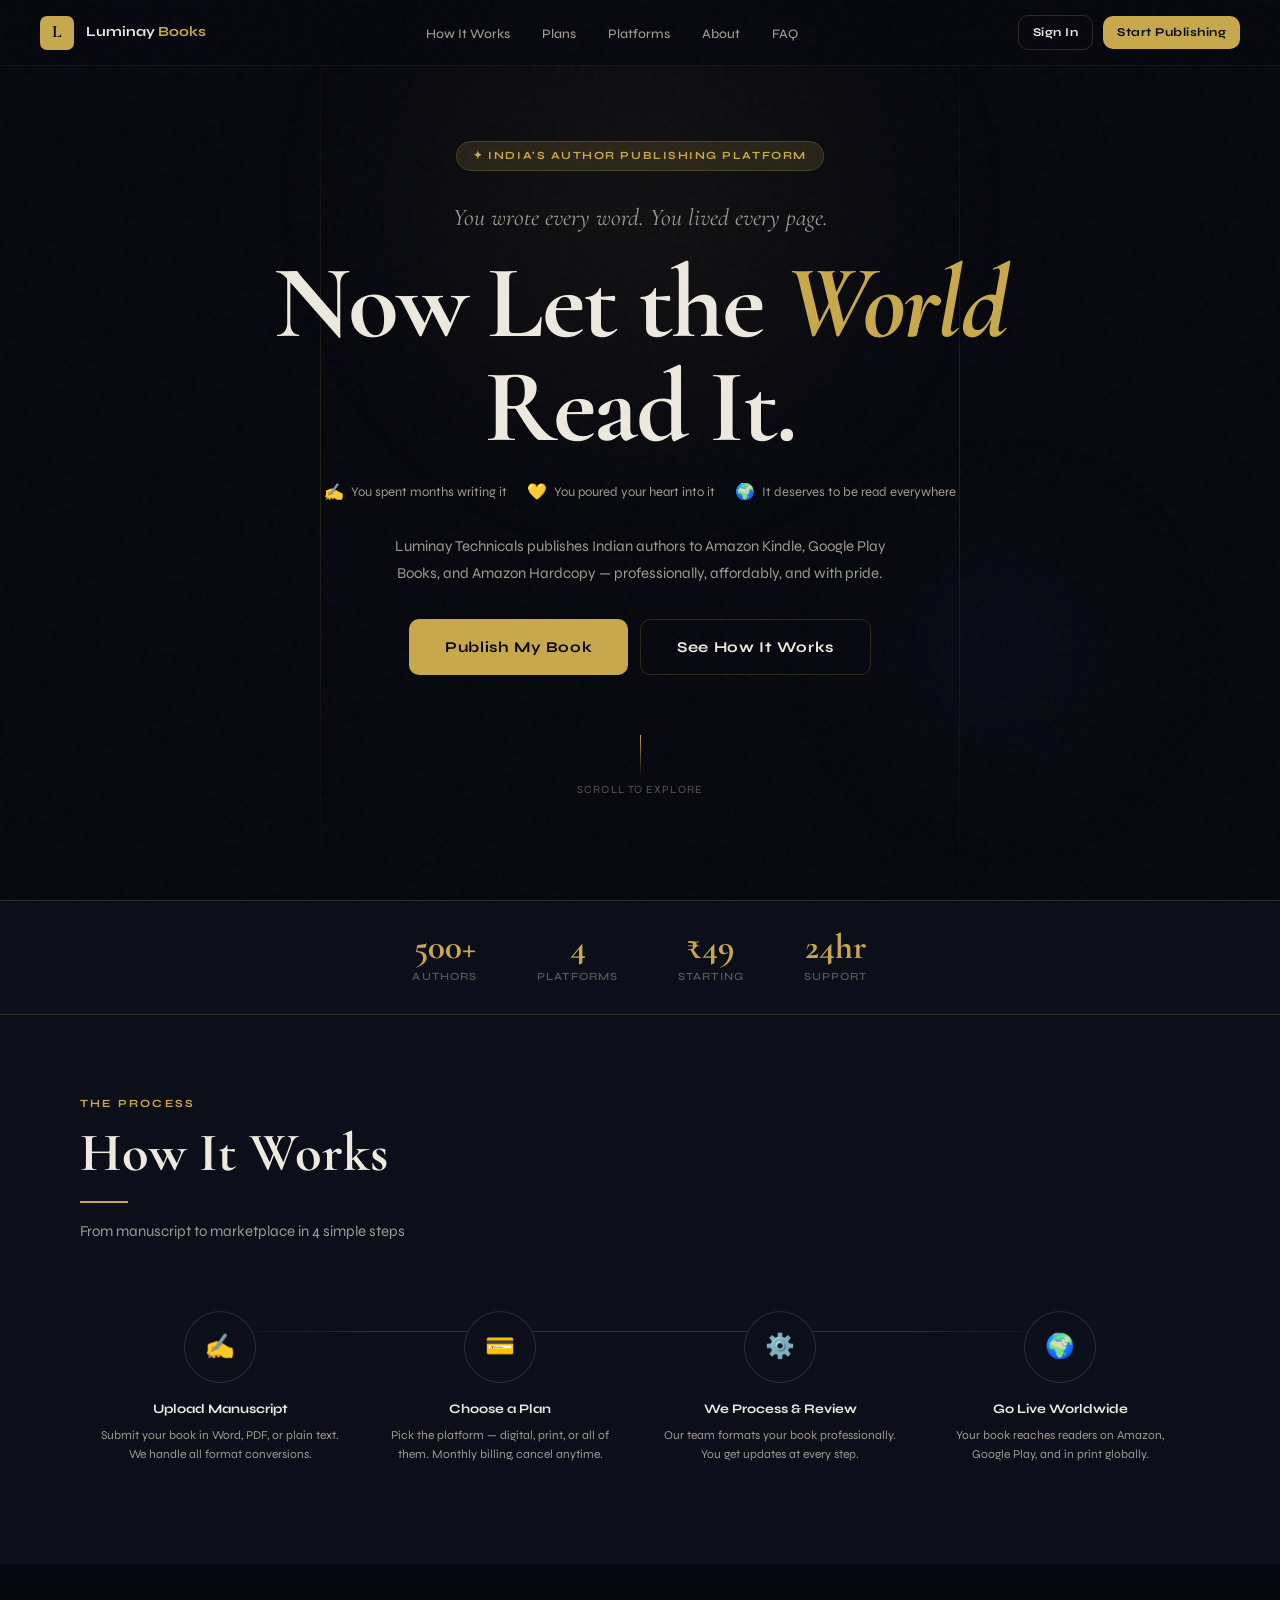
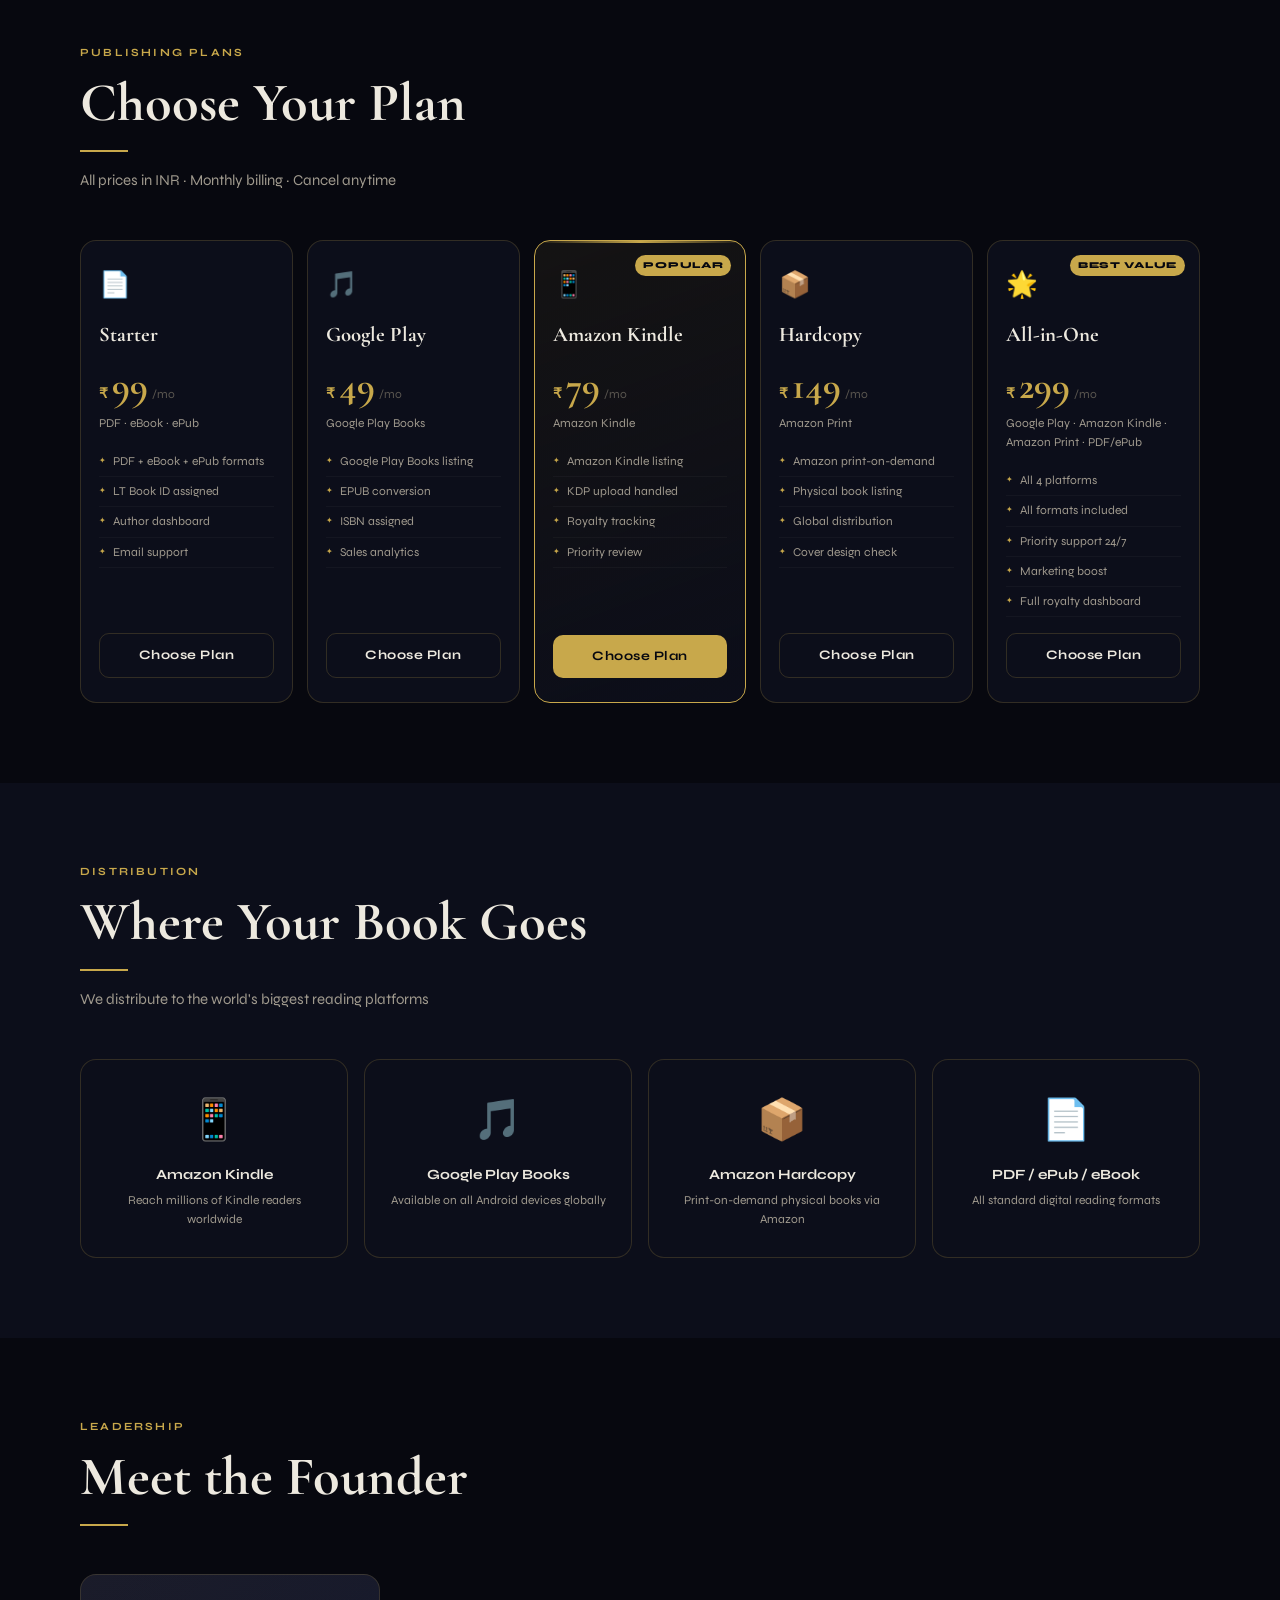
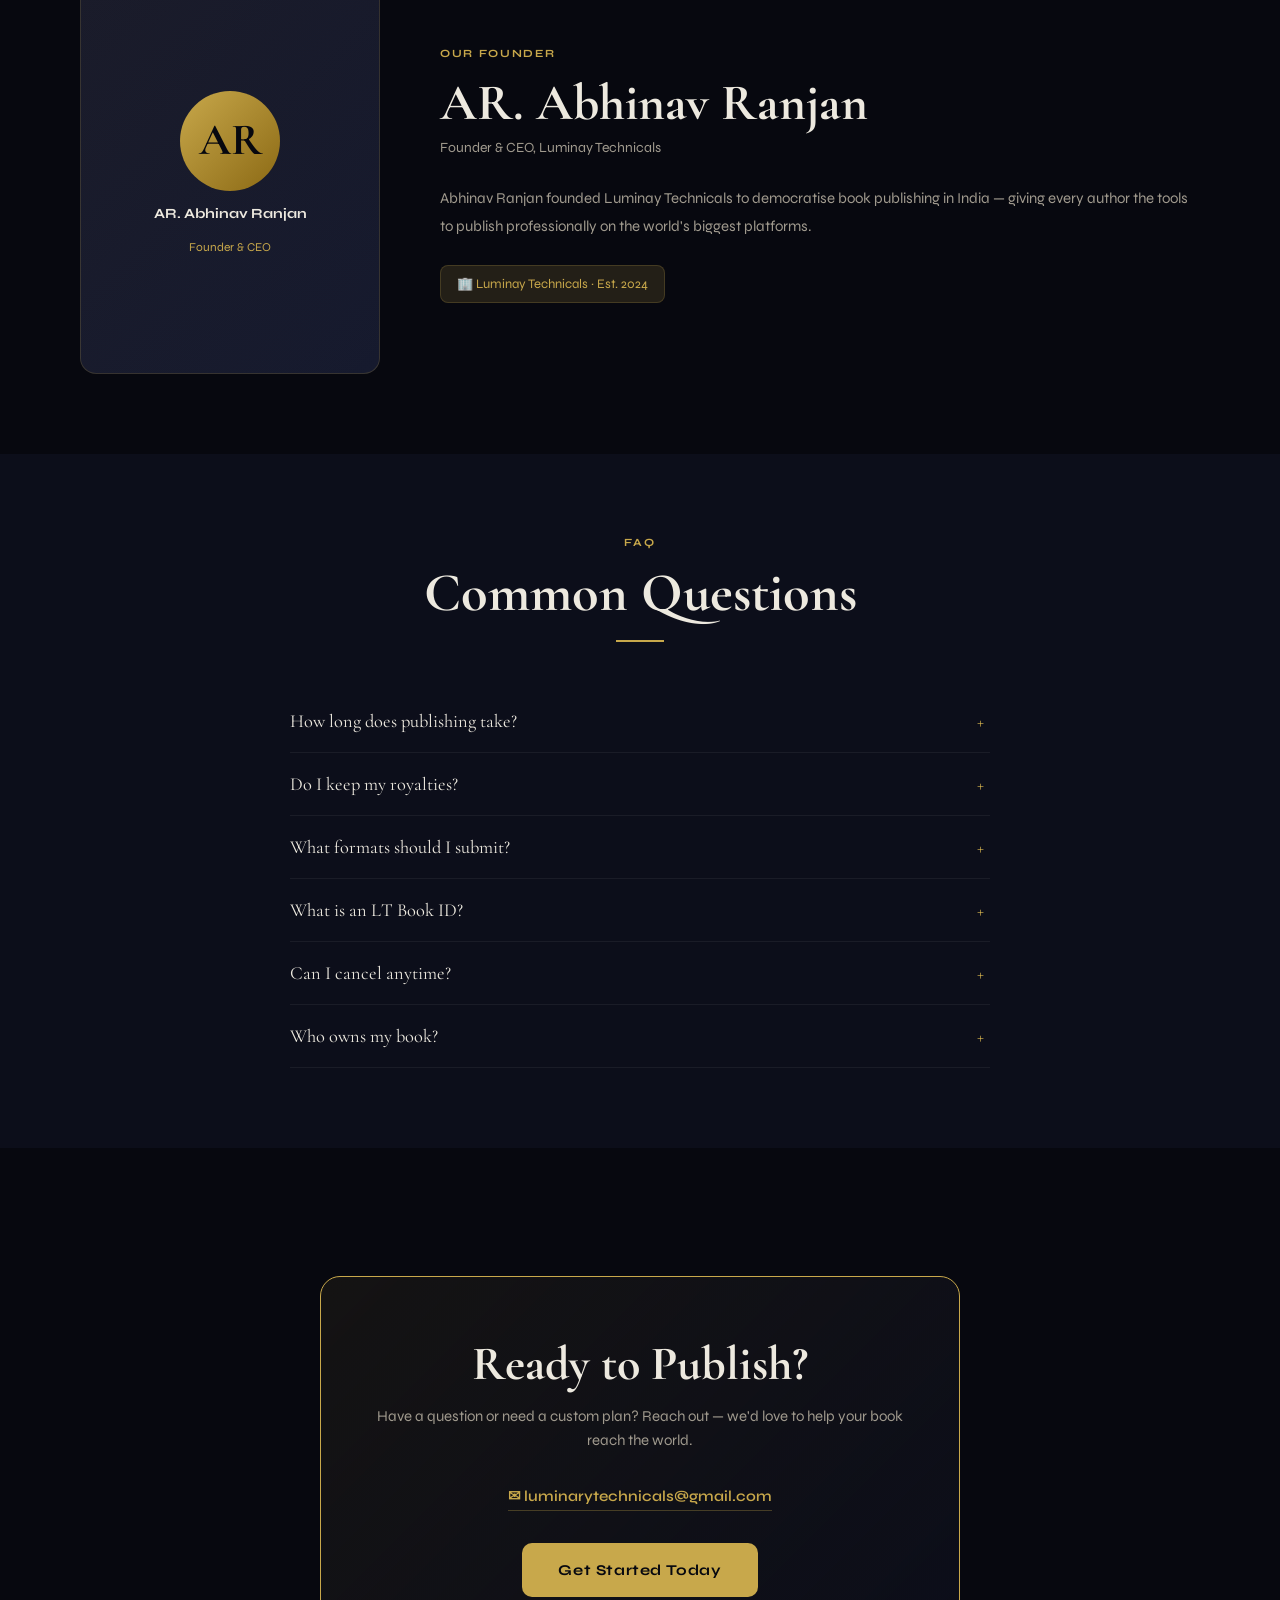
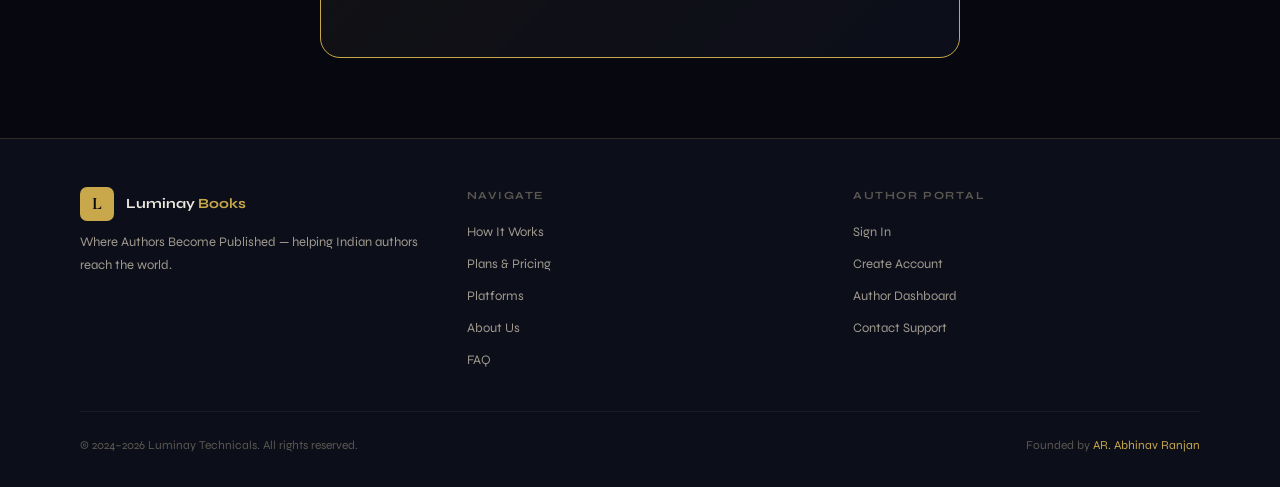
<file: index.html>
<!DOCTYPE html>
<html lang="en">
<head>
<meta charset="UTF-8"/>
<meta name="viewport" content="width=device-width, initial-scale=1.0"/>
<title>Luminay Technicals — Book Publishing Platform</title>
<link rel="stylesheet" href="styles.css"/>
<style>
/* ── LANDING-SPECIFIC ── */
.public-nav {
  position: fixed; top: 0; width: 100%; z-index: 200;
  padding: 0 40px; height: 66px;
  display: flex; align-items: center; justify-content: space-between;
  background: rgba(7,8,15,0.8); backdrop-filter: blur(20px);
  border-bottom: 1px solid rgba(255,255,255,0.05);
  transition: background 0.3s;
}
.nav-logo { display: flex; align-items: center; gap: 12px; }
.nav-logo-mark {
  width: 34px; height: 34px; background: var(--gold);
  border-radius: 7px; display: flex; align-items: center; justify-content: center;
  font-family: 'Cormorant Garamond', serif; font-weight: 700;
  color: #07080f; font-size: 1.1rem;
}
.nav-logo-text { font-size: 14px; font-weight: 700; }
.nav-logo-text span { color: var(--gold); }
.nav-links { display: flex; gap: 32px; list-style: none; }
.nav-links a { font-size: 13px; color: var(--text2); transition: color 0.2s; font-weight: 500; }
.nav-links a:hover { color: var(--gold); }
.nav-actions { display: flex; gap: 10px; align-items: center; }
.nav-hamburger { display: none; background: none; border: none; color: var(--text); font-size: 1.4rem; }

/* ── HERO ── */
.hero {
  min-height: 100vh; display: flex; flex-direction: column;
  align-items: center; justify-content: center;
  text-align: center; padding: 100px 24px 60px;
  position: relative; overflow: hidden;
}
.hero-orb {
  position: absolute; border-radius: 50%; pointer-events: none;
  filter: blur(80px);
}
.orb-1 { width: 600px; height: 600px; background: radial-gradient(circle, rgba(200,168,75,0.08), transparent 70%); top: -100px; left: 50%; transform: translateX(-50%); }
.orb-2 { width: 300px; height: 300px; background: radial-gradient(circle, rgba(91,142,240,0.06), transparent 70%); bottom: 100px; right: 10%; }
.hero-lines {
  position: absolute; inset: 0; pointer-events: none; overflow: hidden;
}
.hero-lines::before, .hero-lines::after {
  content: ''; position: absolute;
  width: 1px; height: 100%; background: linear-gradient(to bottom, transparent, rgba(200,168,75,0.15), transparent);
}
.hero-lines::before { left: 25%; }
.hero-lines::after { right: 25%; }

.hero-content { position: relative; z-index: 2; max-width: 820px; }
.hero-eyebrow {
  display: inline-flex; align-items: center; gap: 8px;
  background: var(--gold-dim); border: 1px solid var(--gold-line);
  color: var(--gold); padding: 5px 16px; border-radius: 50px;
  font-size: 11px; letter-spacing: 0.14em; text-transform: uppercase;
  font-weight: 700; margin-bottom: 28px;
  animation: fadeUp 0.6s ease both;
}
.hero-pre {
  font-family: 'Cormorant Garamond', serif; font-style: italic;
  font-size: clamp(1.1rem, 2.5vw, 1.5rem); color: var(--text2);
  margin-bottom: 14px; animation: fadeUp 0.65s 0.08s ease both;
}
.hero-h1 {
  font-size: clamp(3.2rem, 9vw, 6.5rem); font-weight: 700;
  line-height: 1.0; letter-spacing: -0.02em;
  animation: fadeUp 0.7s 0.14s ease both;
  margin-bottom: 20px;
}
.hero-h1 em { color: var(--gold); font-style: italic; }
.hero-emotion {
  display: flex; justify-content: center; flex-wrap: wrap; gap: 20px;
  margin: 20px 0 28px; animation: fadeUp 0.7s 0.22s ease both;
}
.hero-em-item {
  display: flex; align-items: center; gap: 7px;
  font-size: 13px; color: var(--text2);
}
.hero-em-item span:first-child { font-size: 16px; }
.hero-sub {
  font-size: 15px; color: var(--text2); max-width: 520px;
  margin: 0 auto 32px; line-height: 1.8;
  animation: fadeUp 0.7s 0.28s ease both;
}
.hero-btns { display: flex; gap: 12px; justify-content: center; flex-wrap: wrap; animation: fadeUp 0.7s 0.34s ease both; }
.hero-scroll {
  margin-top: 60px; display: flex; flex-direction: column; align-items: center;
  gap: 6px; color: var(--text3); font-size: 11px; letter-spacing: 0.1em; text-transform: uppercase;
  animation: fadeUp 0.7s 0.5s ease both;
}
.hero-scroll-line { width: 1px; height: 40px; background: linear-gradient(to bottom, var(--gold), transparent); animation: pulse 2s infinite; }

/* ── STATS BAR ── */
.stats-bar {
  background: var(--bg2); border-top: 1px solid var(--gold-line);
  border-bottom: 1px solid var(--gold-line);
  padding: 28px 40px;
  display: flex; justify-content: center; gap: 60px; flex-wrap: wrap;
}
.stat-item { text-align: center; }
.stat-num { font-family: 'Cormorant Garamond', serif; font-size: 2.2rem; font-weight: 700; color: var(--gold); line-height: 1; }
.stat-label { font-size: 11px; color: var(--text3); letter-spacing: 0.1em; text-transform: uppercase; margin-top: 4px; font-weight: 600; }

/* ── HOW IT WORKS ── */
.steps-wrap { display: grid; grid-template-columns: repeat(4,1fr); gap: 0; position: relative; margin-top: 48px; }
.steps-wrap::after {
  content: ''; position: absolute; top: 40px; left: 10%; right: 10%; height: 1px;
  background: linear-gradient(to right, transparent, var(--gold-line) 20%, var(--gold-line) 80%, transparent);
}
.step-item { padding: 20px; text-align: center; position: relative; z-index: 2; }
.step-num-ring {
  width: 72px; height: 72px; border-radius: 50%;
  border: 1px solid var(--gold-line); background: var(--bg2);
  display: flex; align-items: center; justify-content: center;
  margin: 0 auto 16px; font-family: 'Cormorant Garamond', serif;
  font-size: 1.4rem; color: var(--gold); font-weight: 700;
  transition: all 0.3s; position: relative;
}
.step-item:hover .step-num-ring { background: var(--gold-dim); border-color: var(--gold); box-shadow: 0 0 30px rgba(200,168,75,0.15); }
.step-icon-inner { font-size: 1.5rem; }
.step-label { font-size: 13px; font-weight: 700; margin-bottom: 6px; }
.step-desc { font-size: 12px; color: var(--text2); line-height: 1.6; }

/* ── PLANS ── */
.plans-wrap { display: grid; grid-template-columns: repeat(5,1fr); gap: 14px; margin-top: 48px; }
.plan-card {
  background: var(--bg2); border: 1px solid var(--gold-line);
  border-radius: var(--radius-lg); padding: 24px 18px;
  display: flex; flex-direction: column;
  transition: all 0.3s; position: relative; overflow: hidden;
}
.plan-card:hover { transform: translateY(-6px); border-color: rgba(200,168,75,0.4); box-shadow: 0 20px 60px rgba(0,0,0,0.5), var(--shadow-gold); }
.plan-card.featured { border-color: var(--gold); background: linear-gradient(160deg, rgba(200,168,75,0.07), var(--bg2)); }
.plan-card.featured::before {
  content: ''; position: absolute; top: 0; left: 0; right: 0; height: 2px;
  background: linear-gradient(to right, transparent, var(--gold), transparent);
}
.plan-badge-pill {
  position: absolute; top: 14px; right: 14px;
  background: var(--gold); color: #07080f;
  font-size: 9px; font-weight: 800; padding: 3px 8px; border-radius: 50px;
  letter-spacing: 0.08em; text-transform: uppercase;
}
.plan-icon { font-size: 1.6rem; margin-bottom: 12px; }
.plan-name { font-family: 'Cormorant Garamond', serif; font-size: 1.3rem; font-weight: 700; margin-bottom: 4px; }
.plan-price-row { display: flex; align-items: baseline; gap: 4px; margin: 12px 0 8px; }
.plan-rupee { font-size: 14px; color: var(--gold); font-weight: 700; }
.plan-amount { font-family: 'Cormorant Garamond', serif; font-size: 2.4rem; color: var(--gold); font-weight: 700; line-height: 1; }
.plan-period { font-size: 12px; color: var(--text3); }
.plan-desc { font-size: 12px; color: var(--text2); margin-bottom: 14px; line-height: 1.6; flex: 0; }
.plan-features { list-style: none; flex: 1; margin-bottom: 16px; }
.plan-features li {
  font-size: 12px; color: var(--text2); padding: 5px 0;
  border-bottom: 1px solid rgba(255,255,255,0.03);
  display: flex; align-items: flex-start; gap: 7px;
}
.plan-features li::before { content: '✦'; color: var(--gold); font-size: 8px; margin-top: 3px; flex-shrink: 0; }

/* ── PLATFORMS ── */
.platforms-grid { display: grid; grid-template-columns: repeat(4,1fr); gap: 16px; margin-top: 48px; }
.platform-card {
  background: var(--bg2); border: 1px solid var(--gold-line);
  border-radius: var(--radius-lg); padding: 28px 20px; text-align: center;
  transition: all 0.3s;
}
.platform-card:hover { border-color: var(--gold); transform: translateY(-3px); }
.platform-icon { font-size: 2.5rem; margin-bottom: 12px; }
.platform-name { font-size: 14px; font-weight: 700; margin-bottom: 4px; }
.platform-desc { font-size: 12px; color: var(--text2); }

/* ── FOUNDER ── */
.founder-wrap {
  display: grid; grid-template-columns: 300px 1fr; gap: 60px;
  align-items: center; margin-top: 48px;
}
.founder-portrait {
  aspect-ratio: 3/4; background: linear-gradient(145deg, var(--bg3), var(--bg4));
  border: 1px solid var(--gold-line); border-radius: var(--radius-lg);
  display: flex; flex-direction: column; align-items: center; justify-content: center;
  gap: 12px; position: relative; overflow: hidden;
}
.founder-portrait::before {
  content: ''; position: absolute; inset: 0;
  background: linear-gradient(135deg, rgba(200,168,75,0.05), transparent);
}
.founder-monogram {
  width: 100px; height: 100px; border-radius: 50%;
  background: linear-gradient(135deg, var(--gold), #8b6914);
  display: flex; align-items: center; justify-content: center;
  font-family: 'Cormorant Garamond', serif; font-size: 2.8rem; font-weight: 700;
  color: #07080f; position: relative; z-index: 1;
}
.founder-portrait-name { font-size: 14px; font-weight: 700; position: relative; z-index: 1; }
.founder-portrait-role { font-size: 12px; color: var(--gold); position: relative; z-index: 1; }
.founder-info-label { font-size: 11px; letter-spacing: 0.15em; text-transform: uppercase; color: var(--gold); margin-bottom: 12px; font-weight: 700; }
.founder-name { font-size: clamp(2rem, 4vw, 3.2rem); font-weight: 700; margin-bottom: 4px; }
.founder-title-text { color: var(--text2); font-size: 14px; margin-bottom: 24px; }
.founder-bio { color: var(--text2); font-size: 15px; line-height: 1.9; margin-bottom: 24px; }
.founder-tag {
  display: inline-flex; gap: 8px; align-items: center;
  background: var(--gold-dim); border: 1px solid var(--gold-line);
  padding: 8px 16px; border-radius: 8px; font-size: 13px; color: var(--gold);
}

/* ── FAQ ── */
.faq-wrap { max-width: 700px; margin: 48px auto 0; }
.faq-item { border-bottom: 1px solid rgba(255,255,255,0.06); }
.faq-q {
  width: 100%; background: none; border: none; color: var(--text);
  padding: 20px 0; display: flex; justify-content: space-between; align-items: center;
  font-family: 'Cormorant Garamond', serif; font-size: 1.15rem; text-align: left;
  cursor: pointer; gap: 16px; transition: color 0.2s;
}
.faq-q:hover { color: var(--gold); }
.faq-icon { color: var(--gold); font-size: 1.1rem; transition: transform 0.3s; flex-shrink: 0; width: 20px; text-align: center; }
.faq-a { font-size: 13px; color: var(--text2); padding-bottom: 20px; line-height: 1.8; display: none; }
.faq-item.open .faq-a { display: block; }
.faq-item.open .faq-icon { transform: rotate(45deg); }

/* ── CONTACT ── */
.contact-wrap {
  background: linear-gradient(135deg, rgba(200,168,75,0.07), var(--bg2));
  border: 1px solid var(--gold); border-radius: 20px;
  padding: 60px 40px; text-align: center; max-width: 640px; margin: 48px auto 0;
}
.contact-wrap h2 { font-size: clamp(2rem, 5vw, 3rem); margin-bottom: 12px; }
.contact-wrap p { color: var(--text2); margin-bottom: 32px; font-size: 15px; }
.contact-email {
  display: inline-flex; align-items: center; gap: 8px;
  color: var(--gold); font-size: 15px; font-weight: 600;
  border-bottom: 1px solid rgba(200,168,75,0.3); padding-bottom: 2px;
  margin-bottom: 32px; transition: border-color 0.2s;
}
.contact-email:hover { border-color: var(--gold); }

/* ── FOOTER ── */
footer {
  background: var(--bg2); border-top: 1px solid var(--gold-line);
  padding: 48px 40px 32px;
}
.footer-inner {
  max-width: 1120px; margin: 0 auto;
  display: grid; grid-template-columns: 1fr 1fr 1fr; gap: 40px; margin-bottom: 40px;
}
.footer-brand-desc { color: var(--text2); font-size: 13px; margin-top: 10px; line-height: 1.7; }
.footer-col-title { font-size: 11px; letter-spacing: 0.14em; text-transform: uppercase; color: var(--text3); font-weight: 700; margin-bottom: 14px; }
.footer-links { list-style: none; display: flex; flex-direction: column; gap: 8px; }
.footer-links a { color: var(--text2); font-size: 13px; transition: color 0.2s; }
.footer-links a:hover { color: var(--gold); }
.footer-bottom { max-width: 1120px; margin: 0 auto; padding-top: 24px; border-top: 1px solid rgba(255,255,255,0.05); display: flex; justify-content: space-between; align-items: center; flex-wrap: wrap; gap: 10px; }
.footer-copy { font-size: 12px; color: var(--text3); }
.footer-founder { font-size: 12px; color: var(--text3); }
.footer-founder span { color: var(--gold); }

/* ── RESPONSIVE ── */
@media (max-width: 1000px) {
  .plans-wrap { grid-template-columns: repeat(3,1fr); }
  .steps-wrap { grid-template-columns: repeat(2,1fr); }
  .steps-wrap::after { display: none; }
  .founder-wrap { grid-template-columns: 1fr; }
  .founder-portrait { max-width: 300px; margin: 0 auto; }
  .platforms-grid { grid-template-columns: repeat(2,1fr); }
  .footer-inner { grid-template-columns: 1fr 1fr; }
}
@media (max-width: 700px) {
  .public-nav { padding: 0 20px; }
  .nav-links, .nav-actions .lt-btn-outline { display: none; }
  .nav-hamburger { display: block; }
  .plans-wrap { grid-template-columns: repeat(2,1fr); }
  .footer-inner { grid-template-columns: 1fr; }
}
@media (max-width: 480px) {
  .plans-wrap { grid-template-columns: 1fr; }
  .steps-wrap { grid-template-columns: 1fr; }
  .stats-bar { gap: 28px; padding: 24px; }
  .contact-wrap { padding: 40px 20px; }
}
</style>
</head>
<body>

<!-- NAV -->
<nav class="public-nav" id="nav">
  <a href="index.html" class="nav-logo">
    <div class="nav-logo-mark">L</div>
    <div class="nav-logo-text">Luminay <span>Books</span></div>
  </a>
  <ul class="nav-links" id="navLinks">
    <li><a href="#how">How It Works</a></li>
    <li><a href="#plans">Plans</a></li>
    <li><a href="#platforms">Platforms</a></li>
    <li><a href="#about">About</a></li>
    <li><a href="#faq">FAQ</a></li>
  </ul>
  <div class="nav-actions">
    <a href="auth.html" class="lt-btn lt-btn-outline lt-btn-sm">Sign In</a>
    <a href="auth.html?tab=register" class="lt-btn lt-btn-gold lt-btn-sm">Start Publishing</a>
  </div>
  <button class="nav-hamburger" onclick="toggleMobileNav()">☰</button>
</nav>

<!-- HERO -->
<section class="hero" id="home">
  <div class="hero-orb orb-1"></div>
  <div class="hero-orb orb-2"></div>
  <div class="hero-lines"></div>
  <div class="hero-content">
    <div class="hero-eyebrow">✦ India's Author Publishing Platform</div>
    <p class="hero-pre">You wrote every word. You lived every page.</p>
    <h1 class="hero-h1">Now Let the <em>World</em><br>Read It.</h1>
    <div class="hero-emotion">
      <div class="hero-em-item"><span>✍️</span><span>You spent months writing it</span></div>
      <div class="hero-em-item"><span>💛</span><span>You poured your heart into it</span></div>
      <div class="hero-em-item"><span>🌍</span><span>It deserves to be read everywhere</span></div>
    </div>
    <p class="hero-sub">Luminay Technicals publishes Indian authors to Amazon Kindle, Google Play Books, and Amazon Hardcopy — professionally, affordably, and with pride.</p>
    <div class="hero-btns">
      <a href="auth.html?tab=register" class="lt-btn lt-btn-gold lt-btn-lg">Publish My Book</a>
      <a href="#how" class="lt-btn lt-btn-outline lt-btn-lg">See How It Works</a>
    </div>
    <div class="hero-scroll">
      <div class="hero-scroll-line"></div>
      <span>Scroll to explore</span>
    </div>
  </div>
</section>

<!-- STATS BAR -->
<div class="stats-bar" id="statsBar"></div>

<!-- HOW IT WORKS -->
<section class="lt-section" id="how" style="background:var(--bg2)">
  <div class="lt-container">
    <div class="fade-up">
      <p class="lt-section-label">The Process</p>
      <h2 class="lt-section-title">How It Works</h2>
      <div class="lt-divider"></div>
      <p class="lt-section-sub">From manuscript to marketplace in 4 simple steps</p>
    </div>
    <div class="steps-wrap fade-up" id="stepsWrap"></div>
  </div>
</section>

<!-- PLANS -->
<section class="lt-section" id="plans">
  <div class="lt-container">
    <div class="fade-up">
      <p class="lt-section-label">Publishing Plans</p>
      <h2 class="lt-section-title">Choose Your Plan</h2>
      <div class="lt-divider"></div>
      <p class="lt-section-sub">All prices in INR · Monthly billing · Cancel anytime</p>
    </div>
    <div class="plans-wrap fade-up" id="plansWrap"></div>
  </div>
</section>

<!-- PLATFORMS -->
<section class="lt-section" id="platforms" style="background:var(--bg2)">
  <div class="lt-container">
    <div class="fade-up">
      <p class="lt-section-label">Distribution</p>
      <h2 class="lt-section-title">Where Your Book Goes</h2>
      <div class="lt-divider"></div>
      <p class="lt-section-sub">We distribute to the world's biggest reading platforms</p>
    </div>
    <div class="platforms-grid fade-up" id="platformsGrid"></div>
  </div>
</section>

<!-- FOUNDER -->
<section class="lt-section" id="about">
  <div class="lt-container">
    <div class="fade-up">
      <p class="lt-section-label">Leadership</p>
      <h2 class="lt-section-title">Meet the Founder</h2>
      <div class="lt-divider"></div>
    </div>
    <div class="founder-wrap fade-up" id="founderWrap"></div>
  </div>
</section>

<!-- FAQ -->
<section class="lt-section" id="faq" style="background:var(--bg2)">
  <div class="lt-container">
    <div class="fade-up" style="text-align:center">
      <p class="lt-section-label">FAQ</p>
      <h2 class="lt-section-title">Common Questions</h2>
      <div class="lt-divider" style="margin:16px auto"></div>
    </div>
    <div class="faq-wrap fade-up" id="faqWrap"></div>
  </div>
</section>

<!-- CONTACT -->
<section class="lt-section" id="contact">
  <div class="lt-container">
    <div class="contact-wrap fade-up">
      <h2>Ready to Publish?</h2>
      <p>Have a question or need a custom plan? Reach out — we'd love to help your book reach the world.</p>
      <div><a class="contact-email" id="contactEmail" href="#"></a></div>
      <a href="auth.html?tab=register" class="lt-btn lt-btn-gold lt-btn-lg">Get Started Today</a>
    </div>
  </div>
</section>

<!-- FOOTER -->
<footer>
  <div class="footer-inner">
    <div>
      <div class="nav-logo" style="margin-bottom:10px">
        <div class="nav-logo-mark">L</div>
        <div class="nav-logo-text">Luminay <span style="color:var(--gold)">Books</span></div>
      </div>
      <p class="footer-brand-desc" id="footerDesc"></p>
    </div>
    <div>
      <p class="footer-col-title">Navigate</p>
      <ul class="footer-links">
        <li><a href="#how">How It Works</a></li>
        <li><a href="#plans">Plans & Pricing</a></li>
        <li><a href="#platforms">Platforms</a></li>
        <li><a href="#about">About Us</a></li>
        <li><a href="#faq">FAQ</a></li>
      </ul>
    </div>
    <div>
      <p class="footer-col-title">Author Portal</p>
      <ul class="footer-links">
        <li><a href="auth.html">Sign In</a></li>
        <li><a href="auth.html?tab=register">Create Account</a></li>
        <li><a href="dashboard.html">Author Dashboard</a></li>
        <li><a href="#contact">Contact Support</a></li>
      </ul>
    </div>
  </div>
  <div class="footer-bottom">
    <p class="footer-copy" id="footerCopy"></p>
    <p class="footer-founder">Founded by <span id="footerFounder"></span></p>
  </div>
</footer>

<script src="config.js"></script>
<script>
const C = LT_CONFIG;

// ── STATS BAR
document.getElementById('statsBar').innerHTML = C.stats.map(s => `
  <div class="stat-item">
    <div class="stat-num">${s.num}</div>
    <div class="stat-label">${s.label}</div>
  </div>
`).join('');

// ── STEPS
document.getElementById('stepsWrap').innerHTML = C.steps.map(s => `
  <div class="step-item">
    <div class="step-num-ring"><span class="step-icon-inner">${s.icon}</span></div>
    <div class="step-label">${s.title}</div>
    <div class="step-desc">${s.desc}</div>
  </div>
`).join('');

// ── PLANS
document.getElementById('plansWrap').innerHTML = C.plans.map(p => `
  <div class="plan-card ${p.badge === 'Popular' ? 'featured' : ''}">
    ${p.badge ? `<div class="plan-badge-pill">${p.badge}</div>` : ''}
    <div class="plan-icon">${p.icon}</div>
    <div class="plan-name">${p.name}</div>
    <div class="plan-price-row">
      <span class="plan-rupee">₹</span>
      <span class="plan-amount">${p.price}</span>
      <span class="plan-period">/mo</span>
    </div>
    <p class="plan-desc">${p.platforms.join(' · ')}</p>
    <ul class="plan-features">
      ${p.features.map(f => `<li>${f}</li>`).join('')}
    </ul>
    <a href="auth.html?tab=register&plan=${p.id}" class="lt-btn ${p.badge === 'Popular' ? 'lt-btn-gold' : 'lt-btn-outline'}" style="width:100%;justify-content:center">
      Choose Plan
    </a>
  </div>
`).join('');

// ── PLATFORMS
const platforms = [
  { icon: '📱', name: 'Amazon Kindle', desc: 'Reach millions of Kindle readers worldwide' },
  { icon: '🎵', name: 'Google Play Books', desc: 'Available on all Android devices globally' },
  { icon: '📦', name: 'Amazon Hardcopy', desc: 'Print-on-demand physical books via Amazon' },
  { icon: '📄', name: 'PDF / ePub / eBook', desc: 'All standard digital reading formats' },
];
document.getElementById('platformsGrid').innerHTML = platforms.map(p => `
  <div class="platform-card">
    <div class="platform-icon">${p.icon}</div>
    <div class="platform-name">${p.name}</div>
    <div class="platform-desc">${p.desc}</div>
  </div>
`).join('');

// ── FOUNDER
document.getElementById('founderWrap').innerHTML = `
  <div class="founder-portrait">
    <div class="founder-monogram">${C.founder.initials}</div>
    <div class="founder-portrait-name">${C.founder.name}</div>
    <div class="founder-portrait-role">${C.founder.title}</div>
  </div>
  <div>
    <p class="founder-info-label">Our Founder</p>
    <h2 class="founder-name">${C.founder.name}</h2>
    <p class="founder-title-text">${C.founder.title}, ${C.company.name}</p>
    <p class="founder-bio">${C.founder.bio}</p>
    <div class="founder-tag">🏢 ${C.company.name} · Est. ${C.company.founded}</div>
  </div>
`;

// ── FAQ
document.getElementById('faqWrap').innerHTML = C.faq.map((f, i) => `
  <div class="faq-item">
    <button class="faq-q" onclick="toggleFaq(${i})">
      <span>${f.q}</span><span class="faq-icon">+</span>
    </button>
    <div class="faq-a">${f.a}</div>
  </div>
`).join('');

// ── CONTACT + FOOTER
document.getElementById('contactEmail').href = `mailto:${C.company.email}`;
document.getElementById('contactEmail').textContent = `✉ ${C.company.email}`;
document.getElementById('footerDesc').textContent = C.company.description || `${C.company.tagline} — helping Indian authors reach the world.`;
document.getElementById('footerCopy').textContent = `© ${C.company.founded}–${new Date().getFullYear()} ${C.company.name}. All rights reserved.`;
document.getElementById('footerFounder').textContent = C.founder.name;

// ── INTERACTIONS
function toggleFaq(i) {
  document.querySelectorAll('.faq-item').forEach((el, j) => {
    if (i === j) el.classList.toggle('open');
    else el.classList.remove('open');
  });
}
function toggleMobileNav() {
  const links = document.getElementById('navLinks');
  links.style.display = links.style.display === 'flex' ? 'none' : 'flex';
  if (links.style.display === 'flex') {
    Object.assign(links.style, { flexDirection:'column', position:'absolute', top:'66px', left:'0', right:'0', background:'var(--bg2)', padding:'16px 24px', borderBottom:'1px solid var(--gold-line)' });
  }
}

// ── SCROLL ANIMATIONS
const obs = new IntersectionObserver(entries => {
  entries.forEach(e => { if (e.isIntersecting) e.target.style.animation = 'fadeUp 0.6s ease forwards'; });
}, { threshold: 0.1 });
document.querySelectorAll('.fade-up').forEach(el => obs.observe(el));

// ── NAV scroll tint
window.addEventListener('scroll', () => {
  document.getElementById('nav').style.background = window.scrollY > 60
    ? 'rgba(7,8,15,0.97)' : 'rgba(7,8,15,0.8)';
});
</script>
</body>
</html>
</file>
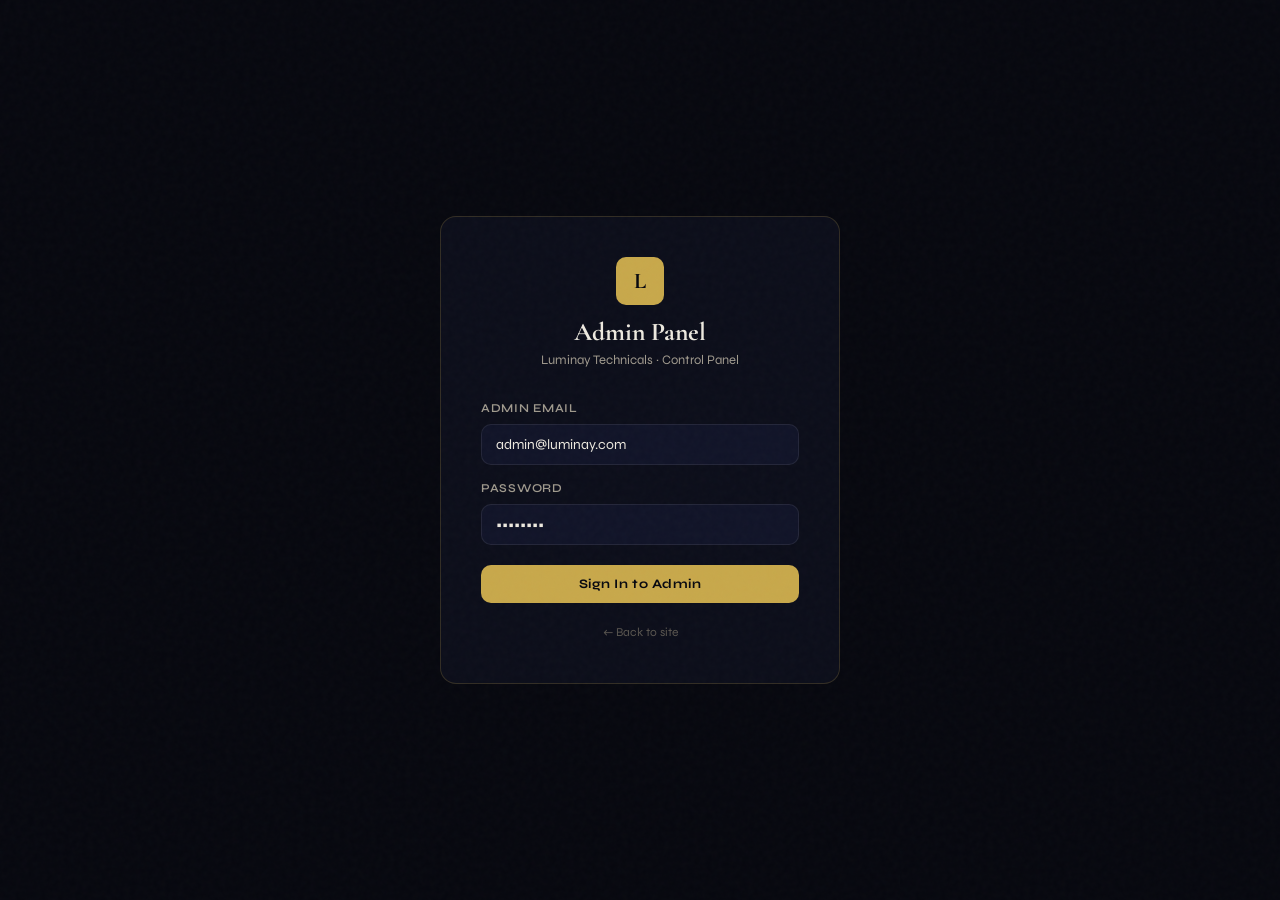
<file: admin.html>
<!DOCTYPE html>
<html lang="en">
<head>
<meta charset="UTF-8"/>
<meta name="viewport" content="width=device-width, initial-scale=1.0"/>
<title>Admin Panel — Luminay Technicals</title>
<link rel="stylesheet" href="styles.css"/>
<style>
.admin-login {
  min-height:100vh; display:flex; align-items:center; justify-content:center; padding:24px;
  background:var(--bg);
}
.admin-login-box {
  background:var(--bg2); border:1px solid var(--gold-line);
  border-radius:var(--radius-lg); padding:40px; width:100%; max-width:400px;
}
.admin-layout { display:flex; min-height:100vh; }

/* LOG FEED */
.log-feed { display:flex; flex-direction:column; gap:6px; max-height:300px; overflow-y:auto; }
.log-entry {
  display:flex; align-items:flex-start; gap:10px;
  padding:8px 10px; background:var(--bg3); border-radius:6px;
  font-size:12px; font-family:monospace;
}
.log-time { color:var(--text3); flex-shrink:0; }
.log-level { flex-shrink:0; font-weight:700; }
.log-level.info  { color:var(--blue); }
.log-level.success { color:var(--green); }
.log-level.warn  { color:#e6a03a; }
.log-level.error { color:var(--red); }
.log-msg { color:var(--text2); }

/* QUEUE */
.queue-item {
  background:var(--bg2); border:1px solid var(--gold-line);
  border-radius:var(--radius); padding:16px;
  display:flex; align-items:center; gap:14px; flex-wrap:wrap;
}
.queue-book-icon { font-size:1.8rem; flex-shrink:0; }
.queue-info { flex:1; min-width:160px; }
.queue-title { font-weight:700; font-size:14px; margin-bottom:2px; }
.queue-meta  { font-size:12px; color:var(--text2); }
.queue-actions { display:flex; gap:8px; flex-wrap:wrap; }

/* AUTHOR ROW */
.author-row td:first-child { font-weight:600; color:var(--text); }
.revenue-chart { display:flex; align-items:flex-end; gap:6px; height:80px; padding-top:8px; }
.rev-bar { flex:1; background:var(--gold-dim); border:1px solid var(--gold-line); border-radius:4px 4px 0 0; min-height:4px; position:relative; cursor:pointer; transition:background 0.2s; }
.rev-bar:hover { background:var(--gold); }
.rev-bar-label { position:absolute; bottom:-18px; left:50%; transform:translateX(-50%); font-size:10px; color:var(--text3); white-space:nowrap; }
</style>
</head>
<body>

<!-- ADMIN LOGIN GATE -->
<div id="adminLoginScreen" class="admin-login">
  <div class="admin-login-box">
    <div style="text-align:center;margin-bottom:28px">
      <div style="width:48px;height:48px;background:var(--gold);border-radius:10px;display:flex;align-items:center;justify-content:center;font-family:'Cormorant Garamond',serif;font-weight:700;color:#07080f;font-size:1.4rem;margin:0 auto 12px">L</div>
      <h2 style="font-size:1.6rem;margin-bottom:4px">Admin Panel</h2>
      <p style="color:var(--text2);font-size:13px">Luminay Technicals · Control Panel</p>
    </div>
    <div id="adminLoginError" style="display:none;background:rgba(224,92,92,0.1);border:1px solid rgba(224,92,92,0.2);color:var(--red);font-size:13px;padding:10px 14px;border-radius:8px;margin-bottom:16px"></div>
    <div style="margin-bottom:14px">
      <label class="lt-label">Admin Email</label>
      <input class="lt-input" type="email" id="adminEmail" placeholder="admin@luminay.com" value="admin@luminay.com"/>
    </div>
    <div style="margin-bottom:20px">
      <label class="lt-label">Password</label>
      <input class="lt-input" type="password" id="adminPass" placeholder="admin123" value="admin123"/>
    </div>
    <button class="lt-btn lt-btn-gold" style="width:100%;justify-content:center" onclick="adminLogin()">Sign In to Admin</button>
    <div style="text-align:center;margin-top:16px"><a href="index.html" style="font-size:12px;color:var(--text3)">← Back to site</a></div>
  </div>
</div>

<!-- ADMIN DASHBOARD -->
<div id="adminDashboard" style="display:none">
<div class="admin-layout">

<!-- SIDEBAR -->
<aside class="lt-sidebar" id="adminSidebar">
  <div class="lt-sidebar-logo">
    <div class="lt-sidebar-logo-mark">L</div>
    <div class="lt-sidebar-logo-name">Admin Panel</div>
    <div class="lt-sidebar-logo-sub">Luminay Technicals</div>
  </div>
  <nav class="lt-sidebar-nav">
    <div class="lt-sidebar-section">Dashboard</div>
    <button class="lt-nav-item active" onclick="adminPage('overview')"><span class="nav-icon">📊</span> Overview</button>
    <button class="lt-nav-item" onclick="adminPage('queue')"><span class="nav-icon">📬</span> Publishing Queue <span id="queueBadge" style="margin-left:auto;background:var(--red);color:#fff;font-size:10px;padding:1px 6px;border-radius:50px;font-weight:700"></span></button>
    <button class="lt-nav-item" onclick="adminPage('books')"><span class="nav-icon">📚</span> All Books</button>
    <button class="lt-nav-item" onclick="adminPage('authors')"><span class="nav-icon">👥</span> Authors</button>
    <div class="lt-sidebar-section" style="margin-top:12px">System</div>
    <button class="lt-nav-item" onclick="adminPage('revenue')"><span class="nav-icon">💰</span> Revenue</button>
    <button class="lt-nav-item" onclick="adminPage('logs')"><span class="nav-icon">🔍</span> System Logs</button>
    <button class="lt-nav-item" onclick="adminPage('settings')"><span class="nav-icon">⚙️</span> Settings</button>
  </nav>
  <div class="lt-sidebar-footer">
    <div style="font-size:11px;color:var(--text3);margin-bottom:8px">Signed in as Admin</div>
    <button class="lt-btn lt-btn-ghost lt-btn-sm" style="width:100%;justify-content:center" onclick="adminLogout()">Sign Out</button>
  </div>
</aside>

<!-- MAIN -->
<div class="lt-main">
  <div class="lt-topbar">
    <div style="display:flex;align-items:center;gap:12px">
      <span id="adminTopbarTitle" style="font-weight:700;font-size:14px">Overview</span>
    </div>
    <div style="display:flex;align-items:center;gap:10px">
      <span style="font-size:12px;color:var(--text3)" id="adminClock"></span>
      <div style="width:30px;height:30px;background:var(--red);border-radius:50%;display:flex;align-items:center;justify-content:center;font-size:12px;font-weight:700;color:#fff">A</div>
    </div>
  </div>

  <div class="lt-page">

    <!-- OVERVIEW -->
    <div id="ap-overview">
      <h1 class="lt-page-title">Dashboard Overview</h1>
      <p class="lt-page-sub">Real-time snapshot of the platform</p>
      <div class="lt-grid-4" style="margin-bottom:24px" id="adminStats"></div>
      <div class="lt-grid-2" style="gap:20px">
        <div class="lt-card">
          <h3 style="font-size:1rem;margin-bottom:14px">📬 Pending Queue</h3>
          <div id="overviewQueue" style="display:flex;flex-direction:column;gap:8px"></div>
        </div>
        <div class="lt-card">
          <h3 style="font-size:1rem;margin-bottom:14px">🔍 Live Log Feed</h3>
          <div class="log-feed" id="overviewLogs"></div>
        </div>
      </div>
    </div>

    <!-- PUBLISHING QUEUE -->
    <div id="ap-queue" style="display:none">
      <h1 class="lt-page-title">Publishing Queue</h1>
      <p class="lt-page-sub">Books waiting for review and approval</p>
      <div style="display:flex;gap:10px;margin-bottom:20px;flex-wrap:wrap">
        <select class="lt-select" style="width:auto;font-size:12px;padding:8px 14px" onchange="filterQueue(this.value)">
          <option value="pending">Pending Review</option>
          <option value="review">In Review</option>
          <option value="all">All Books</option>
        </select>
        <button class="lt-btn lt-btn-ghost lt-btn-sm" onclick="refreshData()">↻ Refresh</button>
      </div>
      <div id="queueList" style="display:flex;flex-direction:column;gap:12px"></div>
    </div>

    <!-- ALL BOOKS -->
    <div id="ap-books" style="display:none">
      <h1 class="lt-page-title">All Books</h1>
      <p class="lt-page-sub">Complete book registry with LT IDs</p>
      <div style="overflow-x:auto">
        <table class="lt-table" id="allBooksTable">
          <thead>
            <tr>
              <th>LT Book ID</th><th>Title</th><th>Author</th>
              <th>Genre</th><th>Platform</th><th>Status</th>
              <th>Submitted</th><th>Actions</th>
            </tr>
          </thead>
          <tbody id="allBooksTbody"></tbody>
        </table>
      </div>
    </div>

    <!-- AUTHORS -->
    <div id="ap-authors" style="display:none">
      <h1 class="lt-page-title">Authors</h1>
      <p class="lt-page-sub">All registered authors and their accounts</p>
      <div style="overflow-x:auto">
        <table class="lt-table">
          <thead>
            <tr>
              <th>Author ID</th><th>Name</th><th>Email</th>
              <th>Plan</th><th>Books</th><th>Joined</th><th>Status</th>
            </tr>
          </thead>
          <tbody id="authorsTbody"></tbody>
        </table>
      </div>
    </div>

    <!-- REVENUE -->
    <div id="ap-revenue" style="display:none">
      <h1 class="lt-page-title">Revenue</h1>
      <p class="lt-page-sub">Platform revenue from plan subscriptions</p>
      <div class="lt-grid-3" style="margin-bottom:28px" id="revenueStats"></div>
      <div class="lt-card">
        <h3 style="font-size:1rem;margin-bottom:20px">Monthly Revenue (Simulated)</h3>
        <div class="revenue-chart" id="revenueChart"></div>
        <div style="height:20px"></div>
      </div>
    </div>

    <!-- LOGS -->
    <div id="ap-logs" style="display:none">
      <h1 class="lt-page-title">System Logs</h1>
      <p class="lt-page-sub">All platform activity timestamped</p>
      <div style="display:flex;gap:10px;margin-bottom:16px;flex-wrap:wrap">
        <select class="lt-select" style="width:auto;font-size:12px;padding:8px 14px" onchange="filterLogs(this.value)">
          <option value="all">All Levels</option>
          <option value="info">Info</option>
          <option value="success">Success</option>
          <option value="warn">Warning</option>
          <option value="error">Error</option>
        </select>
        <button class="lt-btn lt-btn-ghost lt-btn-sm" onclick="clearLogs()">Clear Logs</button>
        <button class="lt-btn lt-btn-ghost lt-btn-sm" onclick="addLog('info','Manual refresh triggered by admin')">Add Test Log</button>
      </div>
      <div style="background:var(--bg3);border:1px solid rgba(255,255,255,0.06);border-radius:var(--radius);padding:16px">
        <div class="log-feed" style="max-height:500px" id="fullLogs"></div>
      </div>
    </div>

    <!-- SETTINGS -->
    <div id="ap-settings" style="display:none">
      <h1 class="lt-page-title">Settings</h1>
      <p class="lt-page-sub">Platform configuration — powered by config.js</p>
      <div class="lt-card" style="max-width:600px">
        <h3 style="font-size:1rem;margin-bottom:16px">Company Info</h3>
        <div style="display:grid;gap:12px">
          <div><label class="lt-label">Company Name</label><input class="lt-input" id="setCompany" /></div>
          <div><label class="lt-label">Support Email</label><input class="lt-input" id="setEmail" /></div>
          <div><label class="lt-label">Founder Name</label><input class="lt-input" id="setFounder" /></div>
        </div>
        <div style="margin-top:16px;padding:12px;background:var(--bg3);border-radius:var(--radius)">
          <p style="font-size:12px;color:var(--text3)">ℹ️ To permanently update site content, edit <code style="color:var(--gold)">config.js</code> — all pages read from it automatically.</p>
        </div>
        <button class="lt-btn lt-btn-gold lt-btn-sm" style="margin-top:16px" onclick="showToast('Settings saved!','success')">Save Changes</button>
      </div>
    </div>

  </div><!-- /lt-page -->
</div><!-- /lt-main -->
</div><!-- /admin-layout -->
</div><!-- /adminDashboard -->

<script src="config.js"></script>
<script>
// ── ADMIN AUTH
const ADMIN_CREDS = { email: 'admin@luminay.com', password: 'admin123' };
let logs = JSON.parse(localStorage.getItem('lt_logs') || '[]');

function adminLogin() {
  const email = document.getElementById('adminEmail').value.trim();
  const pass  = document.getElementById('adminPass').value;
  if (email === ADMIN_CREDS.email && pass === ADMIN_CREDS.password) {
    document.getElementById('adminLoginScreen').style.display = 'none';
    document.getElementById('adminDashboard').style.display = 'block';
    addLog('success', `Admin signed in from ${email}`);
    initAdmin();
  } else {
    const el = document.getElementById('adminLoginError');
    el.textContent = 'Invalid credentials.'; el.style.display = 'block';
  }
}
function adminLogout() {
  document.getElementById('adminDashboard').style.display = 'none';
  document.getElementById('adminLoginScreen').style.display = 'flex';
}

// Check if coming from auth redirect
window.addEventListener('load', () => {
  const from = new URLSearchParams(window.location.search).get('from');
  if (from === 'auth') adminLogin();
  // Auto-init if already has session (demo)
  document.getElementById('adminEmail').value = 'admin@luminay.com';
  document.getElementById('adminPass').value = 'admin123';
  // Clock
  setInterval(() => {
    document.getElementById('adminClock').textContent = new Date().toLocaleTimeString('en-IN');
  }, 1000);
});

// ── ADMIN INIT
function initAdmin() {
  seedDemoDataIfEmpty();
  renderAdminStats();
  renderOverviewQueue();
  renderOverviewLogs();
  renderQueueBadge();
  loadSettings();
  addLog('info', 'Admin dashboard loaded');
}

function seedDemoDataIfEmpty() {
  // Seed demo books if none
  const existing = JSON.parse(localStorage.getItem('lt_admin_books') || '[]');
  if (existing.length === 0) {
    const demo = [
      { id:'LT-BOOK-0001', authorId:'LT-AUTH-0001', authorName:'Priya Sharma', title:'The Monsoon Letters', genre:'Fiction', language:'English', platform:'Amazon Kindle', status:'pending', createdAt: new Date(Date.now()-86400000*2).toISOString(), isbn:'ISBN-001' },
      { id:'LT-BOOK-0002', authorId:'LT-AUTH-0002', authorName:'Rahul Gupta', title:'Startup Sutra', genre:'Business', language:'English', platform:'Google Play Books', status:'review', createdAt: new Date(Date.now()-86400000*5).toISOString(), isbn:'ISBN-002' },
      { id:'LT-BOOK-0003', authorId:'LT-AUTH-0001', authorName:'Priya Sharma', title:'City of Silence', genre:'Mystery / Thriller', language:'English', platform:'All Platforms', status:'live', createdAt: new Date(Date.now()-86400000*30).toISOString(), isbn:'ISBN-003' },
      { id:'LT-BOOK-0004', authorId:'LT-AUTH-0003', authorName:'Aditya Nair', title:'Kuch Lamhe', genre:'Poetry', language:'Hindi', platform:'PDF / ePub', status:'pending', createdAt: new Date(Date.now()-86400000).toISOString(), isbn:'ISBN-004' },
      { id:'LT-BOOK-0005', authorId:'LT-AUTH-0004', authorName:'Sneha Patel', title:'Mindful Mornings', genre:'Self-Help', language:'English', platform:'Amazon Hardcopy', status:'live', createdAt: new Date(Date.now()-86400000*15).toISOString(), isbn:'ISBN-005' },
    ];
    localStorage.setItem('lt_admin_books', JSON.stringify(demo));
  }
  const existingUsers = JSON.parse(localStorage.getItem('lt_users') || '[]');
  if (existingUsers.length === 0) {
    const demoUsers = [
      { id:'LT-AUTH-0001', firstName:'Priya', lastName:'Sharma', email:'priya@example.com', plan:'kindle', planName:'Amazon Kindle', planPrice:79, joined:new Date(Date.now()-86400000*30).toISOString(), status:'active' },
      { id:'LT-AUTH-0002', firstName:'Rahul', lastName:'Gupta', email:'rahul@example.com', plan:'gplay', planName:'Google Play', planPrice:49, joined:new Date(Date.now()-86400000*20).toISOString(), status:'active' },
      { id:'LT-AUTH-0003', firstName:'Aditya', lastName:'Nair', email:'aditya@example.com', plan:'starter', planName:'Starter', planPrice:99, joined:new Date(Date.now()-86400000*10).toISOString(), status:'active' },
      { id:'LT-AUTH-0004', firstName:'Sneha', lastName:'Patel', email:'sneha@example.com', plan:'hardcopy', planName:'Hardcopy', planPrice:149, joined:new Date(Date.now()-86400000*40).toISOString(), status:'active' },
    ];
    localStorage.setItem('lt_users', JSON.stringify(demoUsers));
  }
  if (logs.length === 0) {
    addLog('info', 'Platform initialized');
    addLog('success', 'LT-BOOK-0005 published to Amazon Hardcopy');
    addLog('success', 'LT-BOOK-0003 published to all platforms');
    addLog('info', 'Author LT-AUTH-0004 registered on Hardcopy plan');
    addLog('warn', 'LT-BOOK-0002 pending review for 5 days');
    addLog('info', 'New book submission: LT-BOOK-0004');
    addLog('info', 'New book submission: LT-BOOK-0001');
  }
}

function getAllBooks()  { return JSON.parse(localStorage.getItem('lt_admin_books') || '[]'); }
function getAllUsers()  { return JSON.parse(localStorage.getItem('lt_users') || '[]'); }
function saveAllBooks(b) { localStorage.setItem('lt_admin_books', JSON.stringify(b)); }

// ── NAVIGATION
function adminPage(page) {
  document.querySelectorAll('[id^="ap-"]').forEach(el => el.style.display = 'none');
  document.getElementById(`ap-${page}`).style.display = 'block';
  document.querySelectorAll('.lt-nav-item').forEach(el => el.classList.remove('active'));
  event && event.currentTarget && event.currentTarget.classList.add('active');
  const titles = { overview:'Overview', queue:'Publishing Queue', books:'All Books', authors:'Authors', revenue:'Revenue', logs:'System Logs', settings:'Settings' };
  document.getElementById('adminTopbarTitle').textContent = titles[page] || page;
  if (page === 'books')   renderAllBooks();
  if (page === 'authors') renderAuthors();
  if (page === 'queue')   renderQueue();
  if (page === 'revenue') renderRevenue();
  if (page === 'logs')    renderFullLogs();
}

function refreshData() { initAdmin(); showToast('Data refreshed', 'success'); }

// ── STATS
function renderAdminStats() {
  const books   = getAllBooks();
  const users   = getAllUsers();
  const pending = books.filter(b => b.status === 'pending' || b.status === 'review').length;
  const live    = books.filter(b => b.status === 'live').length;
  const revenue = users.reduce((sum, u) => sum + (u.planPrice || 0), 0);
  document.getElementById('adminStats').innerHTML = [
    { label:'Total Authors', num: users.length, change:'Active accounts', color:'' },
    { label:'Total Books',   num: books.length, change:'All submissions', color:'' },
    { label:'Live Books',    num: live,          change:'Published', color:'var(--green)' },
    { label:'MRR (INR)',     num: `₹${revenue}`, change:'Monthly revenue', color:'var(--gold)' },
  ].map(s => `
    <div class="lt-stat-card">
      <div class="lt-stat-label">${s.label}</div>
      <div class="lt-stat-num" style="color:${s.color||'var(--text)'}">${s.num}</div>
      <div class="lt-stat-change">${s.change}</div>
    </div>
  `).join('');
}

function renderQueueBadge() {
  const n = getAllBooks().filter(b => b.status === 'pending').length;
  document.getElementById('queueBadge').textContent = n || '';
}

// ── QUEUE
function renderQueue(filter = 'pending') {
  const books = getAllBooks().filter(b => filter === 'all' ? true : b.status === filter);
  const el = document.getElementById('queueList');
  if (!books.length) { el.innerHTML = `<div style="text-align:center;padding:40px;color:var(--text3)">No books in this queue 🎉</div>`; return; }
  el.innerHTML = books.map(b => `
    <div class="queue-item">
      <div class="queue-book-icon">📖</div>
      <div class="queue-info">
        <div class="queue-title">${b.title}</div>
        <div class="queue-meta">${b.id} · ${b.authorName} · ${b.genre} · ${b.platform}</div>
        <div style="margin-top:4px"><span class="lt-status lt-status-${b.status}">${b.status}</span> <span style="font-size:11px;color:var(--text3);margin-left:8px">Submitted ${new Date(b.createdAt).toLocaleDateString('en-IN')}</span></div>
      </div>
      <div class="queue-actions">
        ${b.status === 'pending' ? `<button class="lt-btn lt-btn-ghost lt-btn-sm" onclick="setBookStatus('${b.id}','review')">→ Mark In Review</button>` : ''}
        ${b.status !== 'live' && b.status !== 'rejected' ? `<button class="lt-btn lt-btn-success lt-btn-sm" onclick="setBookStatus('${b.id}','live')">✓ Approve & Publish</button>` : ''}
        ${b.status !== 'rejected' && b.status !== 'live' ? `<button class="lt-btn lt-btn-danger lt-btn-sm" onclick="setBookStatus('${b.id}','rejected')">✕ Reject</button>` : ''}
        ${b.status === 'live' ? `<span class="lt-status lt-status-live">Live ✓</span>` : ''}
      </div>
    </div>
  `).join('');
}
function filterQueue(val) { renderQueue(val); }

function setBookStatus(id, status) {
  const books = getAllBooks();
  const b = books.find(x => x.id === id);
  if (!b) return;
  b.status = status;
  saveAllBooks(books);
  addLog(status === 'live' ? 'success' : status === 'rejected' ? 'error' : 'info',
    `${b.id} "${b.title}" → ${status} by admin`);
  renderQueue(); renderAdminStats(); renderQueueBadge();
  renderOverviewQueue(); renderOverviewLogs();
  showToast(`Book ${status === 'live' ? 'published!' : status === 'rejected' ? 'rejected.' : 'moved to review.'}`, status === 'live' ? 'success' : 'info');
}

function renderOverviewQueue() {
  const pending = getAllBooks().filter(b => b.status === 'pending').slice(0,3);
  const el = document.getElementById('overviewQueue');
  if (!pending.length) { el.innerHTML = `<div style="color:var(--text3);font-size:13px;padding:12px;text-align:center">No pending books 🎉</div>`; return; }
  el.innerHTML = pending.map(b => `
    <div style="display:flex;align-items:center;gap:10px;padding:10px;background:var(--bg3);border-radius:var(--radius)">
      <span style="font-size:1.2rem">📖</span>
      <div style="flex:1;min-width:0">
        <div style="font-size:13px;font-weight:600;overflow:hidden;text-overflow:ellipsis;white-space:nowrap">${b.title}</div>
        <div style="font-size:11px;color:var(--text3)">${b.authorName} · ${b.id}</div>
      </div>
      <button class="lt-btn lt-btn-success lt-btn-sm" onclick="setBookStatus('${b.id}','live');adminPage('queue')">Approve</button>
    </div>
  `).join('');
}

// ── ALL BOOKS
function renderAllBooks() {
  const books = getAllBooks();
  document.getElementById('allBooksTbody').innerHTML = books.map(b => `
    <tr>
      <td style="font-family:monospace;font-size:12px;color:var(--gold)">${b.id}</td>
      <td style="color:var(--text);font-weight:600">${b.title}</td>
      <td>${b.authorName}</td>
      <td>${b.genre}</td>
      <td>${b.platform}</td>
      <td><span class="lt-status lt-status-${b.status}">${b.status}</span></td>
      <td>${new Date(b.createdAt).toLocaleDateString('en-IN')}</td>
      <td>
        <div style="display:flex;gap:6px">
          ${b.status !== 'live' ? `<button class="lt-btn lt-btn-success lt-btn-sm" onclick="setBookStatus('${b.id}','live')">Publish</button>` : `<span style="color:var(--green);font-size:12px">✓ Live</span>`}
          ${b.status !== 'rejected' && b.status !== 'live' ? `<button class="lt-btn lt-btn-danger lt-btn-sm" onclick="setBookStatus('${b.id}','rejected')">Reject</button>` : ''}
        </div>
      </td>
    </tr>
  `).join('');
}

// ── AUTHORS
function renderAuthors() {
  const users = getAllUsers();
  const books = getAllBooks();
  document.getElementById('authorsTbody').innerHTML = users.map(u => {
    const userBooks = books.filter(b => b.authorId === u.id);
    const plan = LT_CONFIG.plans.find(p => p.id === u.plan) || {};
    return `
    <tr class="author-row">
      <td style="font-family:monospace;font-size:12px;color:var(--gold)">${u.id}</td>
      <td>${u.firstName} ${u.lastName}</td>
      <td style="font-size:12px">${u.email}</td>
      <td><span style="color:var(--gold);font-size:12px">${plan.name||u.plan} · ₹${plan.price||u.planPrice||0}/mo</span></td>
      <td>${userBooks.length}</td>
      <td style="font-size:12px;color:var(--text3)">${new Date(u.joined).toLocaleDateString('en-IN')}</td>
      <td><span class="lt-status lt-status-live">${u.status||'active'}</span></td>
    </tr>`;
  }).join('') || '<tr><td colspan="7" style="text-align:center;color:var(--text3);padding:32px">No authors yet</td></tr>';
}

// ── REVENUE
function renderRevenue() {
  const users = getAllUsers();
  const mrr   = users.reduce((s,u) => s + (u.planPrice || LT_CONFIG.plans.find(p=>p.id===u.plan)?.price || 0), 0);
  document.getElementById('revenueStats').innerHTML = [
    { label:'Monthly Recurring Revenue', num:`₹${mrr}`, change:'Active subscriptions' },
    { label:'Active Authors', num:users.length, change:'Paying subscribers' },
    { label:'Projected Annual', num:`₹${mrr*12}`, change:'ARR estimate' },
  ].map(s => `
    <div class="lt-stat-card">
      <div class="lt-stat-label">${s.label}</div>
      <div class="lt-stat-num" style="color:var(--gold)">${s.num}</div>
      <div class="lt-stat-change">${s.change}</div>
    </div>
  `).join('');

  // Simple chart
  const months = ['Jan','Feb','Mar','Apr','May','Jun','Jul','Aug','Sep','Oct','Nov','Dec'];
  const values = months.map((_,i) => Math.max(20, Math.round(mrr * (0.4 + Math.random()*0.8))));
  const maxV = Math.max(...values);
  document.getElementById('revenueChart').innerHTML = months.map((m,i) => `
    <div class="rev-bar" style="height:${Math.round((values[i]/maxV)*100)>0?Math.round((values[i]/maxV)*100):4}%" title="₹${values[i]}">
      <div class="rev-bar-label">${m}</div>
    </div>
  `).join('');
}

// ── LOGS
function addLog(level, msg) {
  const entry = { time: new Date().toISOString(), level, msg };
  logs.unshift(entry);
  if (logs.length > 200) logs = logs.slice(0,200);
  localStorage.setItem('lt_logs', JSON.stringify(logs));
  renderOverviewLogs();
}
function renderLogEntry(l) {
  return `<div class="log-entry">
    <span class="log-time">${new Date(l.time).toLocaleTimeString('en-IN')}</span>
    <span class="log-level ${l.level}">[${l.level.toUpperCase()}]</span>
    <span class="log-msg">${l.msg}</span>
  </div>`;
}
function renderOverviewLogs() {
  const el = document.getElementById('overviewLogs');
  if (el) el.innerHTML = logs.slice(0,8).map(renderLogEntry).join('');
}
function renderFullLogs(filter = 'all') {
  const filtered = filter === 'all' ? logs : logs.filter(l => l.level === filter);
  document.getElementById('fullLogs').innerHTML = filtered.map(renderLogEntry).join('') || '<div style="color:var(--text3);font-size:13px;padding:16px">No logs found</div>';
}
function filterLogs(val) { renderFullLogs(val); }
function clearLogs() {
  if (!confirm('Clear all logs?')) return;
  logs = []; localStorage.setItem('lt_logs','[]');
  renderFullLogs(); renderOverviewLogs();
  showToast('Logs cleared','success');
}

// ── SETTINGS
function loadSettings() {
  document.getElementById('setCompany').value = LT_CONFIG.company.name;
  document.getElementById('setEmail').value   = LT_CONFIG.company.email;
  document.getElementById('setFounder').value = LT_CONFIG.founder.name;
}

// ── TOAST
function showToast(msg, type = 'success') {
  const t = document.createElement('div');
  t.className = `lt-toast ${type}`;
  t.innerHTML = `<span>${type==='success'?'✓':'ℹ'}</span> ${msg}`;
  document.body.appendChild(t);
  setTimeout(() => t.remove(), 3000);
}

// Enter key on login
document.addEventListener('keydown', e => {
  if (e.key === 'Enter' && document.getElementById('adminLoginScreen').style.display !== 'none') adminLogin();
});
</script>
</body>
</html>
</file>
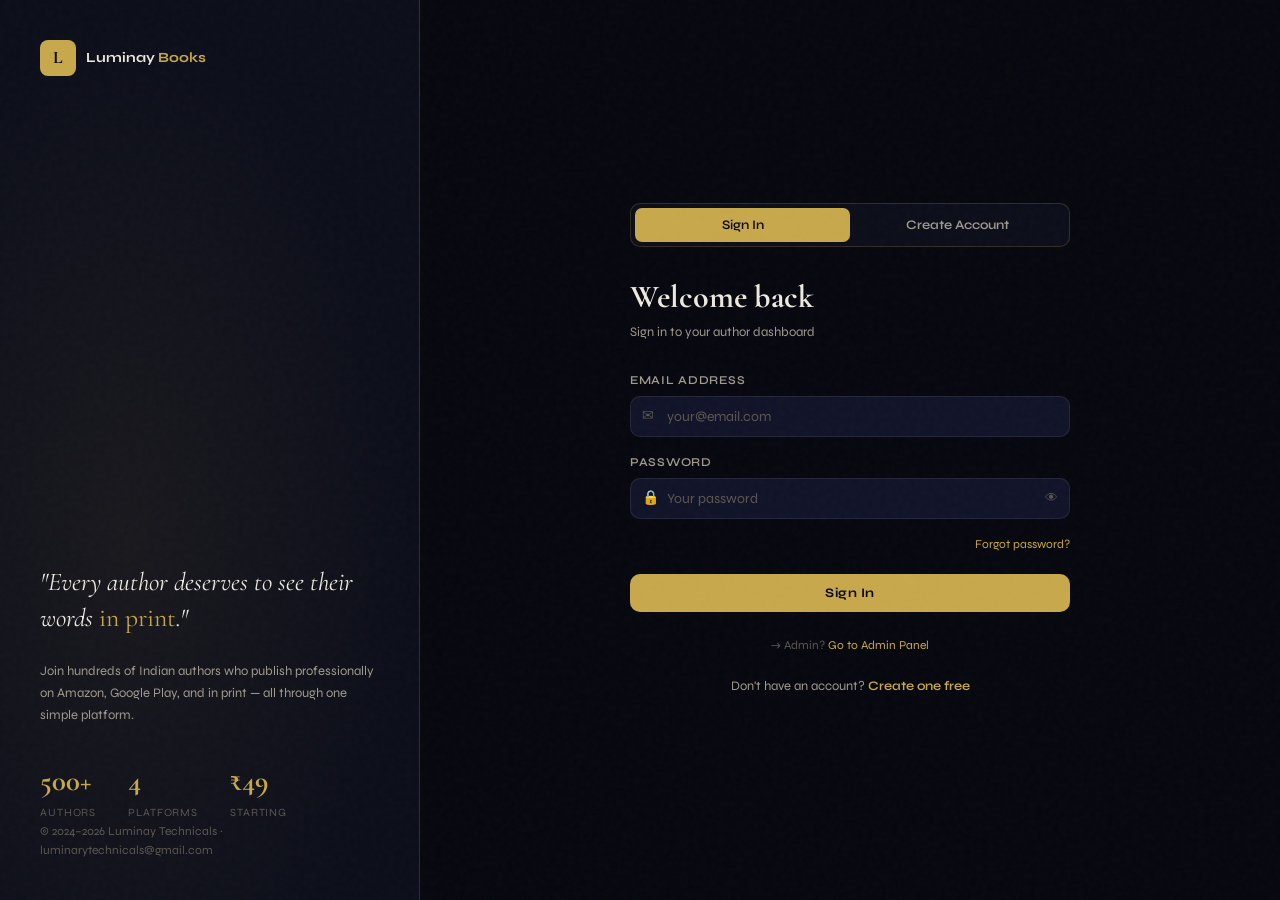
<file: auth.html>
<!DOCTYPE html>
<html lang="en">
<head>
<meta charset="UTF-8"/>
<meta name="viewport" content="width=device-width, initial-scale=1.0"/>
<title>Sign In — Luminay Technicals</title>
<link rel="stylesheet" href="styles.css"/>
<style>
body { display:flex; min-height:100vh; }
.auth-left {
  width: 420px; flex-shrink: 0;
  background: var(--bg2); border-right: 1px solid var(--gold-line);
  display: flex; flex-direction: column; padding: 40px;
  position: relative; overflow: hidden;
}
.auth-left::before {
  content:''; position:absolute; inset:0;
  background: radial-gradient(ellipse at 30% 60%, rgba(200,168,75,0.07), transparent 70%);
  pointer-events:none;
}
.auth-left-logo { display:flex; align-items:center; gap:10px; margin-bottom:auto; position:relative; z-index:1; }
.auth-left-mark {
  width:36px; height:36px; background:var(--gold); border-radius:8px;
  display:flex; align-items:center; justify-content:center;
  font-family:'Cormorant Garamond',serif; font-weight:700; color:#07080f; font-size:1.1rem;
}
.auth-left-name { font-size:14px; font-weight:700; }
.auth-left-name span { color:var(--gold); }
.auth-left-content { position:relative; z-index:1; }
.auth-left-quote {
  font-family:'Cormorant Garamond',serif; font-style:italic;
  font-size:1.6rem; line-height:1.4; color:var(--text); margin-bottom:24px;
}
.auth-left-quote em { color:var(--gold); font-style:normal; }
.auth-left-sub { color:var(--text2); font-size:13px; line-height:1.7; margin-bottom:32px; }
.auth-left-stats { display:flex; gap:32px; }
.auth-stat-num { font-family:'Cormorant Garamond',serif; font-size:1.8rem; font-weight:700; color:var(--gold); }
.auth-stat-label { font-size:11px; color:var(--text3); text-transform:uppercase; letter-spacing:0.08em; }
.auth-left-footer { position:relative; z-index:1; font-size:12px; color:var(--text3); }

.auth-right {
  flex:1; display:flex; align-items:center; justify-content:center;
  padding: 40px 24px;
}
.auth-box { width:100%; max-width:440px; }
.auth-tabs {
  display:flex; gap:0; background:var(--bg2); border:1px solid var(--gold-line);
  border-radius:10px; padding:4px; margin-bottom:32px;
}
.auth-tab {
  flex:1; padding:9px; border-radius:7px; border:none; background:none;
  color:var(--text2); font-size:13px; font-weight:600; cursor:pointer; transition:all 0.2s;
  font-family:'Syne',sans-serif;
}
.auth-tab.active { background:var(--gold); color:#07080f; }

.auth-title { font-size:2rem; margin-bottom:6px; }
.auth-sub { color:var(--text2); font-size:13px; margin-bottom:28px; }

.form-group { margin-bottom:16px; }
.form-row { display:grid; grid-template-columns:1fr 1fr; gap:12px; }
.input-wrap { position:relative; }
.input-icon {
  position:absolute; left:12px; top:50%; transform:translateY(-50%);
  color:var(--text3); font-size:14px; pointer-events:none;
}
.lt-input.has-icon { padding-left:36px; }
.input-toggle {
  position:absolute; right:12px; top:50%; transform:translateY(-50%);
  background:none; border:none; color:var(--text3); cursor:pointer; font-size:13px;
}

.auth-divider {
  display:flex; align-items:center; gap:12px;
  color:var(--text3); font-size:12px; margin:20px 0;
}
.auth-divider::before, .auth-divider::after {
  content:''; flex:1; height:1px; background:rgba(255,255,255,0.06);
}

.plan-selector { display:grid; grid-template-columns:repeat(3,1fr); gap:8px; margin-bottom:16px; }
.plan-opt {
  background:var(--bg3); border:1px solid rgba(255,255,255,0.06);
  border-radius:8px; padding:10px 8px; text-align:center; cursor:pointer; transition:all 0.2s;
}
.plan-opt:hover { border-color:var(--gold-line); }
.plan-opt.selected { border-color:var(--gold); background:var(--gold-dim); }
.plan-opt-icon { font-size:1.1rem; }
.plan-opt-name { font-size:11px; font-weight:700; margin-top:4px; }
.plan-opt-price { font-size:11px; color:var(--gold); }

.auth-footer-link { text-align:center; font-size:13px; color:var(--text2); margin-top:20px; }
.auth-footer-link a { color:var(--gold); font-weight:600; }

.auth-error {
  background:rgba(224,92,92,0.1); border:1px solid rgba(224,92,92,0.2);
  color:var(--red); font-size:13px; padding:10px 14px; border-radius:8px;
  margin-bottom:16px; display:none;
}
.auth-success {
  background:rgba(78,201,138,0.1); border:1px solid rgba(78,201,138,0.2);
  color:var(--green); font-size:13px; padding:10px 14px; border-radius:8px;
  margin-bottom:16px; display:none;
}

.spinner {
  width:16px; height:16px; border:2px solid rgba(0,0,0,0.2);
  border-top-color:#07080f; border-radius:50%;
  animation:spin 0.7s linear infinite; display:none;
}

@media(max-width:860px) {
  .auth-left { display:none; }
}
@media(max-width:480px) {
  .form-row { grid-template-columns:1fr; }
  .plan-selector { grid-template-columns:repeat(2,1fr); }
}
</style>
</head>
<body>

<!-- LEFT PANEL -->
<div class="auth-left">
  <div class="auth-left-logo">
    <div class="auth-left-mark">L</div>
    <div class="auth-left-name">Luminay <span>Books</span></div>
  </div>
  <div class="auth-left-content">
    <p class="auth-left-quote">"Every author deserves to see their words <em>in print</em>."</p>
    <p class="auth-left-sub">Join hundreds of Indian authors who publish professionally on Amazon, Google Play, and in print — all through one simple platform.</p>
    <div class="auth-left-stats">
      <div><div class="auth-stat-num">500+</div><div class="auth-stat-label">Authors</div></div>
      <div><div class="auth-stat-num">4</div><div class="auth-stat-label">Platforms</div></div>
      <div><div class="auth-stat-num">₹49</div><div class="auth-stat-label">Starting</div></div>
    </div>
  </div>
  <div class="auth-left-footer">© 2024–2026 Luminay Technicals · luminarytechnicals@gmail.com</div>
</div>

<!-- RIGHT PANEL -->
<div class="auth-right">
  <div class="auth-box">
    <div class="auth-tabs">
      <button class="auth-tab active" id="tabLogin" onclick="switchTab('login')">Sign In</button>
      <button class="auth-tab" id="tabRegister" onclick="switchTab('register')">Create Account</button>
    </div>

    <!-- LOGIN FORM -->
    <div id="loginForm">
      <h2 class="auth-title">Welcome back</h2>
      <p class="auth-sub">Sign in to your author dashboard</p>
      <div class="auth-error" id="loginError"></div>
      <div class="auth-success" id="loginSuccess"></div>
      <div class="form-group">
        <label class="lt-label">Email Address</label>
        <div class="input-wrap">
          <span class="input-icon">✉</span>
          <input class="lt-input has-icon" type="email" id="loginEmail" placeholder="your@email.com"/>
        </div>
      </div>
      <div class="form-group">
        <label class="lt-label">Password</label>
        <div class="input-wrap">
          <span class="input-icon">🔒</span>
          <input class="lt-input has-icon" type="password" id="loginPass" placeholder="Your password"/>
          <button class="input-toggle" onclick="togglePass('loginPass',this)">👁</button>
        </div>
      </div>
      <div style="display:flex;justify-content:flex-end;margin-bottom:20px">
        <a href="#" style="font-size:12px;color:var(--gold)">Forgot password?</a>
      </div>
      <button class="lt-btn lt-btn-gold" style="width:100%;justify-content:center;gap:10px" onclick="handleLogin()">
        <span>Sign In</span><div class="spinner" id="loginSpinner"></div>
      </button>
      <div style="margin:20px 0;text-align:center">
        <a href="dashboard.html" style="font-size:12px;color:var(--text3)">→ Admin? <span style="color:var(--gold)">Go to Admin Panel</span></a>
      </div>
      <div class="auth-footer-link">Don't have an account? <a href="#" onclick="switchTab('register')">Create one free</a></div>
    </div>

    <!-- REGISTER FORM -->
    <div id="registerForm" style="display:none">
      <h2 class="auth-title">Start publishing</h2>
      <p class="auth-sub">Create your author account in seconds</p>
      <div class="auth-error" id="regError"></div>
      <div class="auth-success" id="regSuccess"></div>
      <div class="form-row">
        <div class="form-group">
          <label class="lt-label">First Name</label>
          <input class="lt-input" type="text" id="regFirst" placeholder="Arjun"/>
        </div>
        <div class="form-group">
          <label class="lt-label">Last Name</label>
          <input class="lt-input" type="text" id="regLast" placeholder="Sharma"/>
        </div>
      </div>
      <div class="form-group">
        <label class="lt-label">Email Address</label>
        <div class="input-wrap">
          <span class="input-icon">✉</span>
          <input class="lt-input has-icon" type="email" id="regEmail" placeholder="your@email.com"/>
        </div>
      </div>
      <div class="form-group">
        <label class="lt-label">Phone Number</label>
        <div class="input-wrap">
          <span class="input-icon">📞</span>
          <input class="lt-input has-icon" type="tel" id="regPhone" placeholder="+91 98765 43210"/>
        </div>
      </div>
      <div class="form-group">
        <label class="lt-label">Password</label>
        <div class="input-wrap">
          <span class="input-icon">🔒</span>
          <input class="lt-input has-icon" type="password" id="regPass" placeholder="Min 8 characters"/>
          <button class="input-toggle" onclick="togglePass('regPass',this)">👁</button>
        </div>
      </div>
      <div class="form-group">
        <label class="lt-label">Select Publishing Plan</label>
        <div class="plan-selector" id="planSelector"></div>
      </div>
      <button class="lt-btn lt-btn-gold" style="width:100%;justify-content:center;gap:10px" onclick="handleRegister()">
        <span>Create Account</span><div class="spinner" id="regSpinner"></div>
      </button>
      <div class="auth-footer-link">Already have an account? <a href="#" onclick="switchTab('login')">Sign in</a></div>
    </div>

  </div>
</div>

<script src="config.js"></script>
<script>
// ── PLAN SELECTOR
let selectedPlan = 'starter';
const urlParams = new URLSearchParams(window.location.search);
if (urlParams.get('plan')) selectedPlan = urlParams.get('plan');
if (urlParams.get('tab') === 'register') switchTab('register');

function renderPlans() {
  document.getElementById('planSelector').innerHTML = LT_CONFIG.plans.map(p => `
    <div class="plan-opt ${p.id === selectedPlan ? 'selected' : ''}" onclick="selectPlan('${p.id}')">
      <div class="plan-opt-icon">${p.icon}</div>
      <div class="plan-opt-name">${p.name}</div>
      <div class="plan-opt-price">₹${p.price}/mo</div>
    </div>
  `).join('');
}
function selectPlan(id) {
  selectedPlan = id;
  document.querySelectorAll('.plan-opt').forEach(el => el.classList.remove('selected'));
  event.currentTarget.classList.add('selected');
}
renderPlans();

// ── TABS
function switchTab(tab) {
  const isLogin = tab === 'login';
  document.getElementById('loginForm').style.display = isLogin ? 'block' : 'none';
  document.getElementById('registerForm').style.display = isLogin ? 'none' : 'block';
  document.getElementById('tabLogin').classList.toggle('active', isLogin);
  document.getElementById('tabRegister').classList.toggle('active', !isLogin);
}

// ── PASSWORD TOGGLE
function togglePass(id, btn) {
  const input = document.getElementById(id);
  input.type = input.type === 'password' ? 'text' : 'password';
  btn.textContent = input.type === 'password' ? '👁' : '🙈';
}

// ── MOCK AUTH (replace with real API calls)
function showMsg(id, msg, type='error') {
  const el = document.getElementById(id);
  el.textContent = msg; el.style.display = 'block';
  el.className = type === 'error' ? 'auth-error' : 'auth-success';
  setTimeout(() => el.style.display = 'none', 4000);
}
function setLoading(spinnerId, btnEl, loading) {
  document.getElementById(spinnerId).style.display = loading ? 'inline-block' : 'none';
}

function handleLogin() {
  const email = document.getElementById('loginEmail').value.trim();
  const pass  = document.getElementById('loginPass').value;
  if (!email || !pass) return showMsg('loginError', 'Please fill in all fields.');

  // Admin shortcut
  if (email === 'admin@luminay.com' && pass === 'admin123') {
    showMsg('loginSuccess', 'Redirecting to Admin Panel…', 'success');
    setTimeout(() => window.location.href = 'admin.html', 1200);
    return;
  }

  setLoading('loginSpinner', null, true);
  // Simulate API
  setTimeout(() => {
    setLoading('loginSpinner', null, false);
    // Get stored users
    const users = JSON.parse(localStorage.getItem('lt_users') || '[]');
    const user = users.find(u => u.email === email && u.password === pass);
    if (user) {
      localStorage.setItem('lt_current_user', JSON.stringify(user));
      showMsg('loginSuccess', `Welcome back, ${user.firstName}!`, 'success');
      setTimeout(() => window.location.href = 'dashboard.html', 1000);
    } else {
      showMsg('loginError', 'Invalid email or password.');
    }
  }, 1000);
}

function handleRegister() {
  const first = document.getElementById('regFirst').value.trim();
  const last  = document.getElementById('regLast').value.trim();
  const email = document.getElementById('regEmail').value.trim();
  const phone = document.getElementById('regPhone').value.trim();
  const pass  = document.getElementById('regPass').value;
  if (!first||!last||!email||!phone||!pass) return showMsg('regError','Please fill in all fields.');
  if (pass.length < 8) return showMsg('regError','Password must be at least 8 characters.');

  setLoading('regSpinner', null, true);
  setTimeout(() => {
    setLoading('regSpinner', null, false);
    const users = JSON.parse(localStorage.getItem('lt_users') || '[]');
    if (users.find(u => u.email === email)) return showMsg('regError','This email is already registered.');
    const plan = LT_CONFIG.plans.find(p => p.id === selectedPlan);
    const newUser = {
      id: 'LT-AUTH-' + String(users.length + 1).padStart(4,'0'),
      firstName: first, lastName: last, email, phone, password: pass,
      plan: selectedPlan, planName: plan.name, planPrice: plan.price,
      joined: new Date().toISOString(), books: [], status: 'active'
    };
    users.push(newUser);
    localStorage.setItem('lt_users', JSON.stringify(users));
    localStorage.setItem('lt_current_user', JSON.stringify(newUser));
    showMsg('regSuccess', `Account created! Welcome, ${first}!`, 'success');
    setTimeout(() => window.location.href = 'dashboard.html', 1200);
  }, 1200);
}

// Handle Enter key
document.addEventListener('keydown', e => {
  if (e.key !== 'Enter') return;
  if (document.getElementById('loginForm').style.display !== 'none') handleLogin();
  else handleRegister();
});
</script>
</body>
</html>
</file>
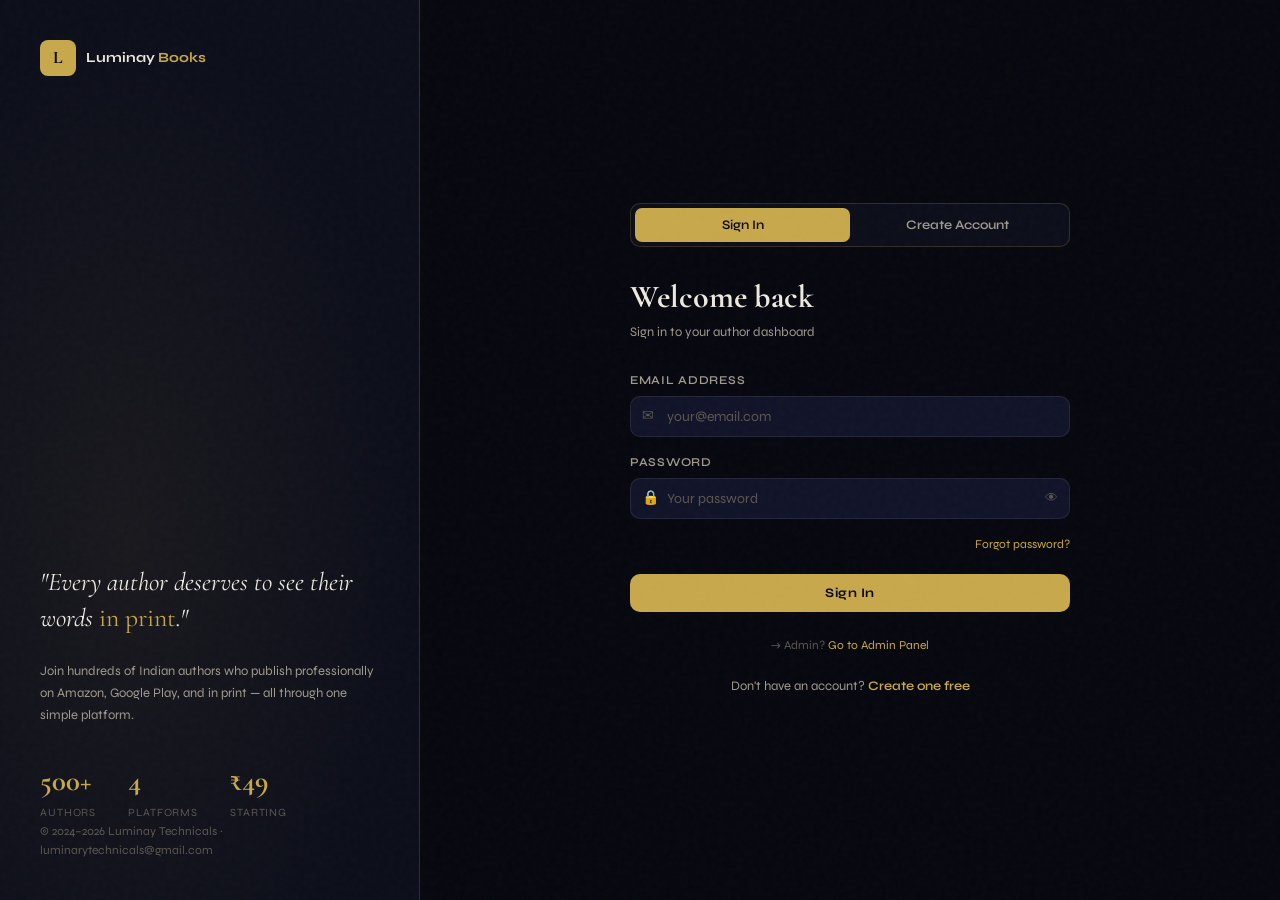
<file: dashboard.html>
<!DOCTYPE html>
<html lang="en">
<head>
<meta charset="UTF-8"/>
<meta name="viewport" content="width=device-width, initial-scale=1.0"/>
<title>Author Dashboard — Luminay Technicals</title>
<link rel="stylesheet" href="styles.css"/>
<style>
/* DASHBOARD LAYOUT */
.dash-layout { display:flex; min-height:100vh; }

/* UPLOAD AREA */
.upload-zone {
  border:2px dashed var(--gold-line); border-radius:var(--radius-lg);
  padding:40px; text-align:center; cursor:pointer; transition:all 0.2s;
  background:var(--bg3); position:relative;
}
.upload-zone:hover, .upload-zone.drag { border-color:var(--gold); background:var(--gold-dim); }
.upload-zone input { position:absolute; inset:0; opacity:0; cursor:pointer; width:100%; height:100%; }
.upload-icon { font-size:2.4rem; margin-bottom:10px; }
.upload-text { font-size:14px; font-weight:600; margin-bottom:4px; }
.upload-sub { font-size:12px; color:var(--text3); }
.upload-file-name { font-size:13px; color:var(--green); margin-top:8px; font-weight:600; }

/* BOOK CARDS */
.books-grid { display:grid; grid-template-columns:repeat(auto-fill,minmax(280px,1fr)); gap:16px; }
.book-card {
  background:var(--bg2); border:1px solid var(--gold-line);
  border-radius:var(--radius-lg); padding:20px; transition:all 0.3s;
}
.book-card:hover { border-color:rgba(200,168,75,0.35); transform:translateY(-2px); }
.book-cover {
  width:100%; aspect-ratio:3/4; background:linear-gradient(135deg,var(--bg3),var(--bg4));
  border-radius:8px; display:flex; align-items:center; justify-content:center;
  font-size:2.5rem; margin-bottom:14px; border:1px solid rgba(255,255,255,0.06);
  position:relative; overflow:hidden;
}
.book-cover-gradient {
  position:absolute; inset:0;
  background:linear-gradient(135deg,rgba(200,168,75,0.08),transparent);
}
.book-id { font-size:10px; color:var(--text3); letter-spacing:0.1em; text-transform:uppercase; margin-bottom:4px; }
.book-title { font-family:'Cormorant Garamond',serif; font-size:1.2rem; font-weight:700; margin-bottom:4px; line-height:1.2; }
.book-genre { font-size:12px; color:var(--text3); margin-bottom:10px; }
.book-meta { display:flex; justify-content:space-between; align-items:center; margin-top:12px; }
.book-platform { font-size:11px; color:var(--text2); }
.book-actions { display:flex; gap:6px; margin-top:12px; }

/* PLAN CARD */
.current-plan-card {
  background:linear-gradient(135deg,rgba(200,168,75,0.08),var(--bg2));
  border:1px solid var(--gold); border-radius:var(--radius-lg); padding:24px;
  display:flex; align-items:center; justify-content:space-between; flex-wrap:wrap; gap:16px;
}
.plan-info-left h3 { font-size:1.4rem; margin-bottom:4px; }
.plan-info-left p { color:var(--text2); font-size:13px; }
.plan-price-display { font-family:'Cormorant Garamond',serif; font-size:2rem; font-weight:700; color:var(--gold); }
.plan-price-display span { font-size:13px; color:var(--text3); font-family:'Syne',sans-serif; }

/* NOTIFICATIONS */
.notif-dot {
  width:8px; height:8px; background:var(--red); border-radius:50%;
  position:absolute; top:4px; right:4px;
}

/* PROGRESS */
.progress-bar { height:4px; background:rgba(255,255,255,0.06); border-radius:50px; overflow:hidden; margin-top:8px; }
.progress-fill { height:100%; background:var(--gold); border-radius:50px; transition:width 0.5s ease; }

/* ROYALTY ROW */
.royalty-row { display:grid; grid-template-columns:repeat(3,1fr); gap:16px; }

@media(max-width:768px){
  .royalty-row{ grid-template-columns:1fr 1fr; }
  .current-plan-card{ flex-direction:column; align-items:flex-start; }
}
@media(max-width:480px){
  .royalty-row{ grid-template-columns:1fr; }
}
</style>
</head>
<body>

<div class="dash-layout">

<!-- SIDEBAR -->
<aside class="lt-sidebar" id="sidebar">
  <div class="lt-sidebar-logo">
    <div class="lt-sidebar-logo-mark">L</div>
    <div class="lt-sidebar-logo-name">Luminay Books</div>
    <div class="lt-sidebar-logo-sub" id="sidebarUserName">Author Portal</div>
  </div>
  <nav class="lt-sidebar-nav">
    <div class="lt-sidebar-section">Main</div>
    <button class="lt-nav-item active" onclick="showPage('overview')"><span class="nav-icon">🏠</span> Overview</button>
    <button class="lt-nav-item" onclick="showPage('mybooks')"><span class="nav-icon">📚</span> My Books</button>
    <button class="lt-nav-item" onclick="showPage('upload')"><span class="nav-icon">⬆️</span> Submit Book</button>
    <div class="lt-sidebar-section" style="margin-top:12px">Account</div>
    <button class="lt-nav-item" onclick="showPage('plan')"><span class="nav-icon">💳</span> Plan & Billing</button>
    <button class="lt-nav-item" onclick="showPage('royalties')"><span class="nav-icon">💰</span> Royalties</button>
    <button class="lt-nav-item" onclick="showPage('profile')"><span class="nav-icon">👤</span> Profile</button>
  </nav>
  <div class="lt-sidebar-footer">
    <button class="lt-btn lt-btn-ghost lt-btn-sm" style="width:100%;justify-content:center" onclick="logout()">Sign Out</button>
  </div>
</aside>

<!-- MAIN -->
<div class="lt-main">
  <!-- TOPBAR -->
  <div class="lt-topbar">
    <div style="display:flex;align-items:center;gap:12px">
      <button class="lt-btn lt-btn-ghost lt-btn-sm" onclick="toggleSidebar()" style="display:none;padding:8px" id="menuBtn">☰</button>
      <span id="topbarTitle" style="font-weight:700;font-size:14px">Overview</span>
    </div>
    <div style="display:flex;align-items:center;gap:12px">
      <div style="position:relative">
        <button class="lt-btn lt-btn-ghost lt-btn-sm" onclick="showPage('mybooks')">📚 My Books</button>
      </div>
      <div style="width:32px;height:32px;background:var(--gold);border-radius:50%;display:flex;align-items:center;justify-content:center;font-size:13px;font-weight:700;color:#07080f" id="topbarAvatar">A</div>
    </div>
  </div>

  <!-- PAGES -->
  <div class="lt-page">

    <!-- OVERVIEW PAGE -->
    <div id="page-overview">
      <h1 class="lt-page-title" id="overviewGreet">Good morning, Author</h1>
      <p class="lt-page-sub">Here's your publishing overview</p>
      <div class="lt-grid-4" style="margin-bottom:24px">
        <div class="lt-stat-card"><div class="lt-stat-label">My Books</div><div class="lt-stat-num" id="statBooks">0</div><div class="lt-stat-change">↑ All time</div></div>
        <div class="lt-stat-card"><div class="lt-stat-label">Live Books</div><div class="lt-stat-num" id="statLive">0</div><div class="lt-stat-change" style="color:var(--green)">✓ Published</div></div>
        <div class="lt-stat-card"><div class="lt-stat-label">In Review</div><div class="lt-stat-num" id="statReview">0</div><div class="lt-stat-change" style="color:var(--blue)">⏳ Processing</div></div>
        <div class="lt-stat-card"><div class="lt-stat-label">Est. Royalties</div><div class="lt-stat-num" id="statRoyalty">₹0</div><div class="lt-stat-change">This month</div></div>
      </div>
      <div class="lt-grid-2" style="gap:20px">
        <div>
          <h3 style="font-size:1.1rem;margin-bottom:14px">Recent Books</h3>
          <div id="recentBooks" style="display:flex;flex-direction:column;gap:10px"></div>
        </div>
        <div>
          <h3 style="font-size:1.1rem;margin-bottom:14px">Quick Actions</h3>
          <div style="display:flex;flex-direction:column;gap:10px">
            <button class="lt-btn lt-btn-gold" style="justify-content:flex-start;gap:12px" onclick="showPage('upload')">⬆️ Submit a New Book</button>
            <button class="lt-btn lt-btn-outline" style="justify-content:flex-start;gap:12px" onclick="showPage('plan')">💳 Manage Plan</button>
            <button class="lt-btn lt-btn-ghost" style="justify-content:flex-start;gap:12px" onclick="showPage('royalties')">💰 View Royalties</button>
            <a href="index.html" class="lt-btn lt-btn-ghost" style="justify-content:flex-start;gap:12px">🌍 View Public Site</a>
          </div>
          <div style="margin-top:20px;padding:16px;background:var(--gold-dim);border:1px solid var(--gold-line);border-radius:var(--radius)">
            <p style="font-size:12px;color:var(--gold);font-weight:700;margin-bottom:4px">📧 Support</p>
            <p style="font-size:12px;color:var(--text2)">luminarytechnicals@gmail.com</p>
          </div>
        </div>
      </div>
    </div>

    <!-- MY BOOKS PAGE -->
    <div id="page-mybooks" style="display:none">
      <h1 class="lt-page-title">My Books</h1>
      <p class="lt-page-sub">All your submitted and published books</p>
      <div style="display:flex;gap:10px;margin-bottom:20px;flex-wrap:wrap">
        <button class="lt-btn lt-btn-gold lt-btn-sm" onclick="showPage('upload')">+ Submit New Book</button>
        <select class="lt-select" style="width:auto;padding:7px 14px;font-size:12px" onchange="filterBooks(this.value)">
          <option value="all">All Status</option>
          <option value="draft">Draft</option>
          <option value="pending">Pending</option>
          <option value="review">In Review</option>
          <option value="live">Live</option>
          <option value="rejected">Rejected</option>
        </select>
      </div>
      <div class="books-grid" id="booksGrid"></div>
      <div id="noBooksMsg" style="text-align:center;padding:60px;color:var(--text3);display:none">
        <div style="font-size:3rem;margin-bottom:16px">📚</div>
        <p style="font-size:15px;margin-bottom:16px">No books submitted yet</p>
        <button class="lt-btn lt-btn-gold" onclick="showPage('upload')">Submit Your First Book</button>
      </div>
    </div>

    <!-- SUBMIT BOOK PAGE -->
    <div id="page-upload" style="display:none">
      <h1 class="lt-page-title">Submit a Book</h1>
      <p class="lt-page-sub">Fill in the details and upload your manuscript</p>
      <div style="max-width:680px">
        <div class="lt-card" style="margin-bottom:20px">
          <h3 style="font-size:1.1rem;margin-bottom:18px">📖 Book Details</h3>
          <div class="lt-grid-2" style="gap:14px;margin-bottom:14px">
            <div>
              <label class="lt-label">Book Title *</label>
              <input class="lt-input" type="text" id="bookTitle" placeholder="My Amazing Book"/>
            </div>
            <div>
              <label class="lt-label">Genre *</label>
              <select class="lt-select" id="bookGenre">
                <option value="">Select genre…</option>
                <option>Fiction</option><option>Non-Fiction</option>
                <option>Romance</option><option>Mystery / Thriller</option>
                <option>Self-Help</option><option>Biography</option>
                <option>Science Fiction</option><option>Fantasy</option>
                <option>Poetry</option><option>Children's</option>
                <option>Educational</option><option>Business</option>
              </select>
            </div>
          </div>
          <div style="margin-bottom:14px">
            <label class="lt-label">Book Description *</label>
            <textarea class="lt-input" id="bookDesc" rows="4" placeholder="Describe your book in 2–3 sentences…" style="resize:vertical"></textarea>
          </div>
          <div class="lt-grid-2" style="gap:14px">
            <div>
              <label class="lt-label">Author Name (on book)</label>
              <input class="lt-input" type="text" id="bookAuthor" placeholder="Your pen name or real name"/>
            </div>
            <div>
              <label class="lt-label">Language</label>
              <select class="lt-select" id="bookLang">
                <option>English</option><option>Hindi</option>
                <option>Bengali</option><option>Tamil</option>
                <option>Telugu</option><option>Marathi</option><option>Other</option>
              </select>
            </div>
          </div>
        </div>

        <div class="lt-card" style="margin-bottom:20px">
          <h3 style="font-size:1.1rem;margin-bottom:18px">📁 Upload Manuscript</h3>
          <div class="upload-zone" id="uploadZone">
            <input type="file" accept=".pdf,.docx,.doc,.txt,.epub" id="manuscriptFile" onchange="handleFileSelect(this)"/>
            <div class="upload-icon">📄</div>
            <div class="upload-text">Drop your manuscript here or click to browse</div>
            <div class="upload-sub">Supports PDF, DOCX, DOC, TXT, EPUB · Max 50MB</div>
            <div class="upload-file-name" id="fileNameDisplay"></div>
          </div>
        </div>

        <div class="lt-card" style="margin-bottom:20px">
          <h3 style="font-size:1.1rem;margin-bottom:18px">🚀 Publishing Platform</h3>
          <div id="publishPlatformSelect" style="display:grid;grid-template-columns:repeat(2,1fr);gap:10px"></div>
        </div>

        <div id="uploadError" class="auth-error" style="display:none;background:rgba(224,92,92,0.1);border:1px solid rgba(224,92,92,0.2);color:var(--red);font-size:13px;padding:10px 14px;border-radius:8px;margin-bottom:12px"></div>
        <div id="uploadSuccess" class="auth-success" style="display:none;background:rgba(78,201,138,0.1);border:1px solid rgba(78,201,138,0.2);color:var(--green);font-size:13px;padding:10px 14px;border-radius:8px;margin-bottom:12px"></div>

        <div style="display:flex;gap:10px">
          <button class="lt-btn lt-btn-gold" onclick="submitBook()">Submit Book for Review</button>
          <button class="lt-btn lt-btn-ghost" onclick="saveDraft()">Save as Draft</button>
        </div>
      </div>
    </div>

    <!-- PLAN & BILLING PAGE -->
    <div id="page-plan" style="display:none">
      <h1 class="lt-page-title">Plan & Billing</h1>
      <p class="lt-page-sub">Manage your publishing plan</p>
      <div class="current-plan-card" style="margin-bottom:28px">
        <div class="plan-info-left">
          <div style="font-size:10px;letter-spacing:0.14em;color:var(--gold);text-transform:uppercase;font-weight:700;margin-bottom:6px">Current Plan</div>
          <h3 id="currentPlanName">—</h3>
          <p id="currentPlanDesc">Loading…</p>
        </div>
        <div style="text-align:right">
          <div class="plan-price-display">₹<span id="currentPlanPrice">—</span><span>/mo</span></div>
          <div style="font-size:11px;color:var(--green);margin-top:4px">✓ Active</div>
        </div>
      </div>
      <h3 style="font-size:1.1rem;margin-bottom:16px">Upgrade Plan</h3>
      <div style="display:grid;grid-template-columns:repeat(auto-fill,minmax(200px,1fr));gap:14px" id="upgradePlans"></div>
    </div>

    <!-- ROYALTIES PAGE -->
    <div id="page-royalties" style="display:none">
      <h1 class="lt-page-title">Royalties</h1>
      <p class="lt-page-sub">Estimated earnings from your published books</p>
      <div class="royalty-row" style="margin-bottom:24px">
        <div class="lt-stat-card"><div class="lt-stat-label">Total Earned</div><div class="lt-stat-num">₹0</div><div class="lt-stat-change">All time</div></div>
        <div class="lt-stat-card"><div class="lt-stat-label">This Month</div><div class="lt-stat-num">₹0</div><div class="lt-stat-change" style="color:var(--green)">No books live yet</div></div>
        <div class="lt-stat-card"><div class="lt-stat-label">Pending</div><div class="lt-stat-num">₹0</div><div class="lt-stat-change">Next payout</div></div>
      </div>
      <div class="lt-card" style="text-align:center;padding:48px">
        <div style="font-size:2.5rem;margin-bottom:16px">💰</div>
        <p style="font-size:15px;font-weight:600;margin-bottom:8px">No royalty data yet</p>
        <p style="color:var(--text2);font-size:13px;margin-bottom:20px">Once your books go live on Amazon or Google Play, your earnings will appear here.</p>
        <button class="lt-btn lt-btn-gold" onclick="showPage('upload')">Submit a Book</button>
      </div>
    </div>

    <!-- PROFILE PAGE -->
    <div id="page-profile" style="display:none">
      <h1 class="lt-page-title">Profile</h1>
      <p class="lt-page-sub">Your author account details</p>
      <div style="max-width:500px">
        <div class="lt-card" style="margin-bottom:20px">
          <div style="display:flex;align-items:center;gap:16px;margin-bottom:24px">
            <div style="width:64px;height:64px;background:var(--gold);border-radius:50%;display:flex;align-items:center;justify-content:center;font-size:1.5rem;font-weight:700;color:#07080f" id="profileAvatar">A</div>
            <div>
              <div style="font-size:1.2rem;font-weight:700" id="profileName">—</div>
              <div style="font-size:12px;color:var(--gold)" id="profileId">LT-AUTH-0000</div>
            </div>
          </div>
          <div style="display:grid;gap:10px">
            <div><label class="lt-label">Full Name</label><input class="lt-input" id="profileFullName" placeholder="Your name"/></div>
            <div><label class="lt-label">Email</label><input class="lt-input" id="profileEmail" type="email" placeholder="Email"/></div>
            <div><label class="lt-label">Phone</label><input class="lt-input" id="profilePhone" placeholder="Phone"/></div>
          </div>
          <div style="margin-top:16px">
            <button class="lt-btn lt-btn-gold lt-btn-sm" onclick="saveProfile()">Save Changes</button>
          </div>
        </div>
      </div>
    </div>

  </div><!-- /lt-page -->
</div><!-- /lt-main -->
</div><!-- /dash-layout -->

<script src="config.js"></script>
<script>
// ── STATE
let currentUser = null;
let allBooks = [];

// ── INIT
function init() {
  const stored = localStorage.getItem('lt_current_user');
  if (!stored) return window.location.href = 'auth.html';
  currentUser = JSON.parse(stored);
  allBooks = JSON.parse(localStorage.getItem(`lt_books_${currentUser.id}`) || '[]');

  // Populate UI
  document.getElementById('sidebarUserName').textContent = `${currentUser.firstName} ${currentUser.lastName}`;
  document.getElementById('topbarAvatar').textContent = currentUser.firstName[0].toUpperCase();
  document.getElementById('profileAvatar').textContent = currentUser.firstName[0].toUpperCase();
  document.getElementById('profileName').textContent = `${currentUser.firstName} ${currentUser.lastName}`;
  document.getElementById('profileId').textContent = currentUser.id;
  document.getElementById('profileFullName').value = `${currentUser.firstName} ${currentUser.lastName}`;
  document.getElementById('profileEmail').value = currentUser.email;
  document.getElementById('profilePhone').value = currentUser.phone || '';

  const hour = new Date().getHours();
  const greet = hour < 12 ? 'Good morning' : hour < 17 ? 'Good afternoon' : 'Good evening';
  document.getElementById('overviewGreet').textContent = `${greet}, ${currentUser.firstName} 👋`;

  loadPlanInfo();
  renderUploadPlatforms();
  renderStats();
  renderBooks();
  renderRecentBooks();

  // Responsive menu btn
  if (window.innerWidth <= 900) document.getElementById('menuBtn').style.display = 'flex';
}

function saveBooks() {
  localStorage.setItem(`lt_books_${currentUser.id}`, JSON.stringify(allBooks));
  // Also push to admin pool
  const adminBooks = JSON.parse(localStorage.getItem('lt_admin_books') || '[]');
  allBooks.forEach(b => {
    const idx = adminBooks.findIndex(ab => ab.id === b.id);
    if (idx >= 0) adminBooks[idx] = b; else adminBooks.push(b);
  });
  localStorage.setItem('lt_admin_books', JSON.stringify(adminBooks));
}

// ── NAVIGATION
function showPage(page) {
  document.querySelectorAll('[id^="page-"]').forEach(el => el.style.display = 'none');
  document.getElementById(`page-${page}`).style.display = 'block';
  document.querySelectorAll('.lt-nav-item').forEach(el => el.classList.remove('active'));
  event && event.currentTarget && event.currentTarget.classList.add('active');
  const titles = { overview:'Overview', mybooks:'My Books', upload:'Submit Book', plan:'Plan & Billing', royalties:'Royalties', profile:'Profile' };
  document.getElementById('topbarTitle').textContent = titles[page] || page;
  if (page === 'mybooks') renderBooks();
  if (page === 'plan') loadPlanInfo();
}
function toggleSidebar() {
  document.getElementById('sidebar').classList.toggle('open');
}
function logout() {
  localStorage.removeItem('lt_current_user');
  window.location.href = 'auth.html';
}

// ── STATS
function renderStats() {
  const live    = allBooks.filter(b => b.status === 'live').length;
  const review  = allBooks.filter(b => b.status === 'review' || b.status === 'pending').length;
  document.getElementById('statBooks').textContent  = allBooks.length;
  document.getElementById('statLive').textContent   = live;
  document.getElementById('statReview').textContent = review;
  document.getElementById('statRoyalty').textContent = '₹0';
}

// ── BOOKS
function renderBooks(filter = 'all') {
  const filtered = filter === 'all' ? allBooks : allBooks.filter(b => b.status === filter);
  const grid = document.getElementById('booksGrid');
  const noMsg = document.getElementById('noBooksMsg');
  if (!filtered.length) { grid.innerHTML = ''; noMsg.style.display = 'block'; return; }
  noMsg.style.display = 'none';
  grid.innerHTML = filtered.map(b => `
    <div class="book-card">
      <div class="book-cover"><div class="book-cover-gradient"></div>📖</div>
      <div class="book-id">${b.id}</div>
      <div class="book-title">${b.title}</div>
      <div class="book-genre">${b.genre} · ${b.language}</div>
      <div class="book-meta">
        <span class="lt-status lt-status-${b.status}">${b.status}</span>
        <span style="font-size:11px;color:var(--text3)">${new Date(b.createdAt).toLocaleDateString('en-IN')}</span>
      </div>
      <div class="book-actions">
        <button class="lt-btn lt-btn-ghost lt-btn-sm" style="flex:1" onclick="viewBook('${b.id}')">View</button>
        ${b.status === 'draft' ? `<button class="lt-btn lt-btn-gold lt-btn-sm" style="flex:1" onclick="submitExisting('${b.id}')">Submit</button>` : ''}
      </div>
    </div>
  `).join('');
}
function filterBooks(val) { renderBooks(val); }

function renderRecentBooks() {
  const recent = [...allBooks].sort((a,b) => new Date(b.createdAt) - new Date(a.createdAt)).slice(0,3);
  const el = document.getElementById('recentBooks');
  if (!recent.length) {
    el.innerHTML = `<div style="color:var(--text3);font-size:13px;padding:16px;background:var(--bg2);border:1px solid var(--gold-line);border-radius:var(--radius);text-align:center">No books yet. <button onclick="showPage('upload')" style="background:none;border:none;color:var(--gold);cursor:pointer;font-weight:600">Submit your first →</button></div>`;
    return;
  }
  el.innerHTML = recent.map(b => `
    <div style="display:flex;align-items:center;gap:12px;padding:12px;background:var(--bg2);border:1px solid var(--gold-line);border-radius:var(--radius)">
      <div style="width:36px;height:36px;background:var(--bg3);border-radius:6px;display:flex;align-items:center;justify-content:center;font-size:1.1rem;flex-shrink:0">📖</div>
      <div style="flex:1;min-width:0">
        <div style="font-size:13px;font-weight:600;white-space:nowrap;overflow:hidden;text-overflow:ellipsis">${b.title}</div>
        <div style="font-size:11px;color:var(--text3)">${b.genre}</div>
      </div>
      <span class="lt-status lt-status-${b.status}">${b.status}</span>
    </div>
  `).join('');
}

function viewBook(id) {
  const b = allBooks.find(x => x.id === id);
  if (!b) return;
  alert(`📖 ${b.title}\n\nID: ${b.id}\nStatus: ${b.status}\nPlatform: ${b.platform}\nGenre: ${b.genre}\nSubmitted: ${new Date(b.createdAt).toLocaleDateString('en-IN')}`);
}
function submitExisting(id) {
  const b = allBooks.find(x => x.id === id);
  if (!b) return;
  b.status = 'pending';
  saveBooks(); renderBooks(); renderStats();
  showToast('Book submitted for review!', 'success');
}

// ── UPLOAD
let selectedPlatformUpload = '';
function renderUploadPlatforms() {
  const plan = LT_CONFIG.plans.find(p => p.id === currentUser.plan) || LT_CONFIG.plans[0];
  document.getElementById('publishPlatformSelect').innerHTML = plan.platforms.map((p,i) => `
    <div class="plan-opt ${i===0?'selected':''}" onclick="selectUploadPlatform('${p}',this)" style="cursor:pointer;background:var(--bg3);border:1px solid rgba(255,255,255,0.06);border-radius:8px;padding:12px;text-align:center;transition:all 0.2s">
      <div style="font-size:1.2rem">${getPlatformIcon(p)}</div>
      <div style="font-size:12px;font-weight:700;margin-top:6px">${p}</div>
    </div>
  `).join('');
  selectedPlatformUpload = plan.platforms[0] || '';
}
function selectUploadPlatform(p, el) {
  selectedPlatformUpload = p;
  document.querySelectorAll('#publishPlatformSelect .plan-opt').forEach(e => {
    e.style.borderColor = 'rgba(255,255,255,0.06)';
    e.style.background = 'var(--bg3)';
  });
  el.style.borderColor = 'var(--gold)';
  el.style.background = 'var(--gold-dim)';
}
function getPlatformIcon(p) {
  if (p.includes('Kindle')||p.includes('Amazon')) return '📱';
  if (p.includes('Google')) return '🎵';
  if (p.includes('Print')||p.includes('Hard')) return '📦';
  return '📄';
}
function handleFileSelect(input) {
  const f = input.files[0];
  document.getElementById('fileNameDisplay').textContent = f ? `✓ ${f.name}` : '';
}

function submitBook(asDraft = false) {
  const title  = document.getElementById('bookTitle').value.trim();
  const genre  = document.getElementById('bookGenre').value;
  const desc   = document.getElementById('bookDesc').value.trim();
  const author = document.getElementById('bookAuthor').value.trim() || `${currentUser.firstName} ${currentUser.lastName}`;
  const lang   = document.getElementById('bookLang').value;
  const fileEl = document.getElementById('manuscriptFile');

  if (!asDraft) {
    if (!title) return showUploadMsg('Please enter a book title.', 'error');
    if (!genre) return showUploadMsg('Please select a genre.', 'error');
    if (!desc)  return showUploadMsg('Please add a description.', 'error');
    if (!fileEl.files.length) return showUploadMsg('Please upload a manuscript file.', 'error');
  }

  const bookNum = (JSON.parse(localStorage.getItem('lt_book_counter') || '0')) + 1;
  localStorage.setItem('lt_book_counter', bookNum);

  const book = {
    id: `LT-BOOK-${String(bookNum).padStart(4,'0')}`,
    authorId: currentUser.id,
    authorName: author,
    title: title || 'Untitled Draft',
    genre, desc, language: lang,
    platform: selectedPlatformUpload,
    fileName: fileEl.files[0]?.name || '',
    status: asDraft ? 'draft' : 'pending',
    createdAt: new Date().toISOString(),
    isbn: `ISBN-${Date.now()}`,
  };
  allBooks.push(book);
  saveBooks(); renderStats(); renderRecentBooks();
  showUploadMsg(asDraft ? 'Draft saved!' : 'Book submitted for review! We\'ll email you updates.', 'success');
  setTimeout(() => { if (!asDraft) showPage('mybooks'); }, 1500);

  // Reset form
  document.getElementById('bookTitle').value = '';
  document.getElementById('bookGenre').value = '';
  document.getElementById('bookDesc').value = '';
  document.getElementById('bookAuthor').value = '';
  document.getElementById('fileNameDisplay').textContent = '';
  fileEl.value = '';
}
function saveDraft() { submitBook(true); }
function showUploadMsg(msg, type) {
  const id = type === 'error' ? 'uploadError' : 'uploadSuccess';
  const el = document.getElementById(id);
  el.textContent = msg; el.style.display = 'block';
  setTimeout(() => el.style.display = 'none', 4000);
}

// ── PLAN
function loadPlanInfo() {
  const plan = LT_CONFIG.plans.find(p => p.id === currentUser.plan) || LT_CONFIG.plans[0];
  document.getElementById('currentPlanName').textContent  = plan.name;
  document.getElementById('currentPlanDesc').textContent  = plan.platforms.join(' · ');
  document.getElementById('currentPlanPrice').textContent = plan.price;
  document.getElementById('upgradePlans').innerHTML = LT_CONFIG.plans.map(p => `
    <div style="background:var(--bg2);border:1px solid ${p.id===currentUser.plan?'var(--gold)':'var(--gold-line)'};border-radius:var(--radius-lg);padding:18px;display:flex;flex-direction:column;gap:6px">
      <div style="font-size:1.3rem">${p.icon}</div>
      <div style="font-weight:700">${p.name}</div>
      <div style="font-family:'Cormorant Garamond',serif;font-size:1.5rem;color:var(--gold)">₹${p.price}<span style="font-size:11px;color:var(--text3);font-family:'Syne',sans-serif">/mo</span></div>
      <div style="font-size:11px;color:var(--text2)">${p.features.slice(0,2).join(' · ')}</div>
      ${p.id === currentUser.plan
        ? `<div class="lt-btn lt-btn-ghost lt-btn-sm" style="margin-top:8px;text-align:center;pointer-events:none">✓ Current</div>`
        : `<button class="lt-btn lt-btn-outline lt-btn-sm" style="margin-top:8px" onclick="changePlan('${p.id}')">Switch</button>`}
    </div>
  `).join('');
}
function changePlan(id) {
  currentUser.plan = id;
  const users = JSON.parse(localStorage.getItem('lt_users') || '[]');
  const idx = users.findIndex(u => u.id === currentUser.id);
  if (idx >= 0) users[idx] = currentUser;
  localStorage.setItem('lt_users', JSON.stringify(users));
  localStorage.setItem('lt_current_user', JSON.stringify(currentUser));
  loadPlanInfo(); renderUploadPlatforms();
  const plan = LT_CONFIG.plans.find(p => p.id === id);
  showToast(`Switched to ${plan.name} plan!`, 'success');
}

// ── PROFILE SAVE
function saveProfile() {
  const full = document.getElementById('profileFullName').value.trim().split(' ');
  currentUser.firstName = full[0] || currentUser.firstName;
  currentUser.lastName  = full.slice(1).join(' ') || currentUser.lastName;
  currentUser.phone     = document.getElementById('profilePhone').value.trim();
  localStorage.setItem('lt_current_user', JSON.stringify(currentUser));
  showToast('Profile saved!', 'success');
}

// ── TOAST
function showToast(msg, type = 'success') {
  const t = document.createElement('div');
  t.className = `lt-toast ${type}`;
  t.innerHTML = `<span>${type==='success'?'✓':'✕'}</span> ${msg}`;
  document.body.appendChild(t);
  setTimeout(() => t.remove(), 3000);
}

init();
</script>
</body>
</html>
</file>
<file: styles.css>
/* ================================================================
   LUMINAY TECHNICALS — SHARED DESIGN SYSTEM
   ================================================================ */
@import url('https://fonts.googleapis.com/css2?family=Cormorant+Garamond:ital,wght@0,400;0,600;0,700;1,400;1,600&family=Syne:wght@400;500;600;700;800&display=swap');

:root {
  --bg:        #07080f;
  --bg2:       #0c0e1a;
  --bg3:       #111428;
  --bg4:       #161a2e;
  --gold:      #c8a84b;
  --gold2:     #e6c96a;
  --gold-dim:  rgba(200,168,75,0.15);
  --gold-line: rgba(200,168,75,0.2);
  --text:      #ede9df;
  --text2:     #a09a8e;
  --text3:     #5a5650;
  --red:       #e05c5c;
  --green:     #4ec98a;
  --blue:      #5b8ef0;
  --radius:    10px;
  --radius-lg: 16px;
  --shadow:    0 8px 40px rgba(0,0,0,0.5);
  --shadow-gold: 0 0 40px rgba(200,168,75,0.12);
}

*, *::before, *::after { box-sizing: border-box; margin: 0; padding: 0; }
html { scroll-behavior: smooth; }

body {
  background: var(--bg);
  color: var(--text);
  font-family: 'Syne', sans-serif;
  font-size: 15px;
  line-height: 1.6;
  overflow-x: hidden;
  -webkit-font-smoothing: antialiased;
}

/* NOISE TEXTURE */
body::after {
  content: '';
  position: fixed; inset: 0; pointer-events: none; z-index: 9999;
  opacity: 0.025;
  background-image: url("data:image/svg+xml,%3Csvg viewBox='0 0 200 200' xmlns='http://www.w3.org/2000/svg'%3E%3Cfilter id='n'%3E%3CfeTurbulence type='fractalNoise' baseFrequency='0.75' numOctaves='4' stitchTiles='stitch'/%3E%3C/filter%3E%3Crect width='100%25' height='100%25' filter='url(%23n)'/%3E%3C/svg%3E");
}

h1,h2,h3,h4,h5 {
  font-family: 'Cormorant Garamond', serif;
  line-height: 1.15;
}

a { color: inherit; text-decoration: none; }
button { cursor: pointer; font-family: 'Syne', sans-serif; }
input, textarea, select {
  font-family: 'Syne', sans-serif;
  outline: none;
}
img { max-width: 100%; }

/* ── SCROLLBAR ── */
::-webkit-scrollbar { width: 4px; }
::-webkit-scrollbar-track { background: var(--bg); }
::-webkit-scrollbar-thumb { background: var(--gold-line); border-radius: 4px; }

/* ── SHARED COMPONENTS ── */
.lt-badge {
  display: inline-flex; align-items: center; gap: 6px;
  background: var(--gold-dim); border: 1px solid var(--gold-line);
  color: var(--gold); padding: 4px 12px; border-radius: 50px;
  font-size: 11px; letter-spacing: 0.12em; text-transform: uppercase;
  font-weight: 600;
}

.lt-btn {
  display: inline-flex; align-items: center; justify-content: center; gap: 8px;
  padding: 11px 24px; border-radius: var(--radius);
  font-size: 13px; font-weight: 700; letter-spacing: 0.04em;
  border: none; transition: all 0.2s; white-space: nowrap;
}
.lt-btn-gold { background: var(--gold); color: #07080f; }
.lt-btn-gold:hover { background: var(--gold2); transform: translateY(-2px); box-shadow: 0 6px 24px rgba(200,168,75,0.3); }
.lt-btn-outline { background: transparent; color: var(--text); border: 1px solid var(--gold-line); }
.lt-btn-outline:hover { border-color: var(--gold); color: var(--gold); }
.lt-btn-ghost { background: rgba(255,255,255,0.04); color: var(--text2); border: 1px solid rgba(255,255,255,0.06); }
.lt-btn-ghost:hover { background: rgba(255,255,255,0.08); color: var(--text); }
.lt-btn-danger { background: rgba(224,92,92,0.15); color: var(--red); border: 1px solid rgba(224,92,92,0.2); }
.lt-btn-danger:hover { background: rgba(224,92,92,0.25); }
.lt-btn-success { background: rgba(78,201,138,0.15); color: var(--green); border: 1px solid rgba(78,201,138,0.2); }
.lt-btn-success:hover { background: rgba(78,201,138,0.25); }
.lt-btn-sm { padding: 7px 14px; font-size: 12px; }
.lt-btn-lg { padding: 15px 36px; font-size: 15px; }

.lt-card {
  background: var(--bg2);
  border: 1px solid var(--gold-line);
  border-radius: var(--radius-lg);
  padding: 24px;
}

.lt-input {
  width: 100%; background: var(--bg3);
  border: 1px solid rgba(255,255,255,0.08);
  border-radius: var(--radius); color: var(--text);
  padding: 11px 14px; font-size: 14px;
  transition: border-color 0.2s;
}
.lt-input:focus { border-color: var(--gold); }
.lt-input::placeholder { color: var(--text3); }

.lt-label { font-size: 12px; color: var(--text2); letter-spacing: 0.06em; text-transform: uppercase; margin-bottom: 6px; display: block; font-weight: 600; }

.lt-select {
  width: 100%; background: var(--bg3);
  border: 1px solid rgba(255,255,255,0.08);
  border-radius: var(--radius); color: var(--text);
  padding: 11px 14px; font-size: 14px;
  transition: border-color 0.2s; appearance: none;
}
.lt-select:focus { border-color: var(--gold); }

/* STATUS PILLS */
.lt-status {
  display: inline-flex; align-items: center; gap: 5px;
  padding: 3px 10px; border-radius: 50px;
  font-size: 11px; font-weight: 700; letter-spacing: 0.06em; text-transform: uppercase;
}
.lt-status::before { content: ''; width: 5px; height: 5px; border-radius: 50%; background: currentColor; }
.lt-status-pending  { color: #e6a03a; background: rgba(230,160,58,0.12); }
.lt-status-review   { color: var(--blue); background: rgba(91,142,240,0.12); }
.lt-status-live     { color: var(--green); background: rgba(78,201,138,0.12); }
.lt-status-rejected { color: var(--red); background: rgba(224,92,92,0.12); }
.lt-status-draft    { color: var(--text3); background: rgba(255,255,255,0.06); }

/* SECTION */
.lt-section { padding: 80px 24px; }
.lt-container { max-width: 1120px; margin: 0 auto; }
.lt-section-label { font-size: 11px; letter-spacing: 0.2em; text-transform: uppercase; color: var(--gold); font-weight: 700; margin-bottom: 10px; }
.lt-section-title { font-size: clamp(2.2rem, 5vw, 3.4rem); font-weight: 700; margin-bottom: 12px; }
.lt-section-sub { color: var(--text2); font-size: 15px; max-width: 500px; }
.lt-divider { width: 48px; height: 2px; background: var(--gold); margin: 16px 0; }

/* GRID */
.lt-grid-2 { display: grid; grid-template-columns: repeat(2,1fr); gap: 20px; }
.lt-grid-3 { display: grid; grid-template-columns: repeat(3,1fr); gap: 20px; }
.lt-grid-4 { display: grid; grid-template-columns: repeat(4,1fr); gap: 20px; }
.lt-grid-5 { display: grid; grid-template-columns: repeat(5,1fr); gap: 16px; }

/* ANIMATIONS */
@keyframes fadeUp {
  from { opacity:0; transform:translateY(28px); }
  to   { opacity:1; transform:translateY(0); }
}
@keyframes fadeIn {
  from { opacity:0; } to { opacity:1; }
}
@keyframes slideIn {
  from { opacity:0; transform:translateX(-20px); }
  to   { opacity:1; transform:translateX(0); }
}
@keyframes pulse {
  0%,100% { opacity:1; } 50% { opacity:0.4; }
}
@keyframes spin {
  from { transform: rotate(0deg); }
  to   { transform: rotate(360deg); }
}

.fade-in { opacity:0; animation: fadeIn 0.5s ease forwards; }
.fade-up { opacity:0; transform:translateY(28px); animation: fadeUp 0.6s ease forwards; }

/* TOAST */
.lt-toast {
  position: fixed; bottom: 24px; right: 24px; z-index: 9998;
  background: var(--bg3); border: 1px solid var(--gold-line);
  border-radius: var(--radius); padding: 14px 20px;
  font-size: 13px; display: flex; align-items: center; gap: 10px;
  box-shadow: var(--shadow); animation: slideIn 0.3s ease;
  max-width: 320px;
}
.lt-toast.success { border-color: rgba(78,201,138,0.3); }
.lt-toast.error   { border-color: rgba(224,92,92,0.3); }

/* MODAL OVERLAY */
.lt-overlay {
  position: fixed; inset: 0; background: rgba(0,0,0,0.7);
  backdrop-filter: blur(6px); z-index: 500;
  display: flex; align-items: center; justify-content: center;
  padding: 20px; animation: fadeIn 0.2s ease;
}
.lt-modal {
  background: var(--bg2); border: 1px solid var(--gold-line);
  border-radius: var(--radius-lg); padding: 32px;
  width: 100%; max-width: 540px; max-height: 90vh;
  overflow-y: auto; animation: fadeUp 0.3s ease;
}
.lt-modal-title { font-size: 1.6rem; margin-bottom: 6px; }
.lt-modal-sub { color: var(--text2); font-size: 13px; margin-bottom: 24px; }

/* TABLE */
.lt-table { width: 100%; border-collapse: collapse; }
.lt-table th {
  text-align: left; padding: 10px 14px;
  font-size: 11px; letter-spacing: 0.1em; text-transform: uppercase;
  color: var(--text3); border-bottom: 1px solid rgba(255,255,255,0.06);
  font-weight: 600;
}
.lt-table td {
  padding: 14px; font-size: 13px; color: var(--text2);
  border-bottom: 1px solid rgba(255,255,255,0.04);
  vertical-align: middle;
}
.lt-table tr:hover td { background: rgba(255,255,255,0.02); }

/* SIDEBAR */
.lt-sidebar {
  width: 240px; background: var(--bg2);
  border-right: 1px solid var(--gold-line);
  height: 100vh; position: fixed; top: 0; left: 0;
  display: flex; flex-direction: column; overflow-y: auto; z-index: 100;
}
.lt-sidebar-logo {
  padding: 24px 20px;
  border-bottom: 1px solid rgba(255,255,255,0.06);
}
.lt-sidebar-logo-mark {
  width: 34px; height: 34px; background: var(--gold);
  border-radius: 8px; display: flex; align-items: center; justify-content: center;
  font-family: 'Cormorant Garamond', serif; font-weight: 700;
  color: #07080f; font-size: 1.1rem; margin-bottom: 10px;
}
.lt-sidebar-logo-name { font-size: 13px; font-weight: 700; color: var(--text); }
.lt-sidebar-logo-sub  { font-size: 11px; color: var(--text3); }
.lt-sidebar-nav { padding: 16px 12px; flex: 1; }
.lt-sidebar-section { font-size: 10px; letter-spacing: 0.15em; color: var(--text3); text-transform: uppercase; padding: 8px 8px 6px; font-weight: 700; }
.lt-nav-item {
  display: flex; align-items: center; gap: 10px;
  padding: 10px 10px; border-radius: 8px; margin-bottom: 2px;
  font-size: 13px; color: var(--text2); font-weight: 500;
  transition: all 0.15s; cursor: pointer; border: none; background: none; width: 100%;
  text-align: left;
}
.lt-nav-item:hover { background: rgba(255,255,255,0.04); color: var(--text); }
.lt-nav-item.active { background: var(--gold-dim); color: var(--gold); }
.lt-nav-item .nav-icon { font-size: 15px; width: 20px; text-align: center; }
.lt-sidebar-footer { padding: 16px 20px; border-top: 1px solid rgba(255,255,255,0.06); }

/* MAIN WITH SIDEBAR */
.lt-main { margin-left: 240px; min-height: 100vh; }
.lt-topbar {
  height: 60px; background: var(--bg2);
  border-bottom: 1px solid rgba(255,255,255,0.06);
  display: flex; align-items: center; justify-content: space-between;
  padding: 0 28px; position: sticky; top: 0; z-index: 50;
}
.lt-page { padding: 28px; }
.lt-page-title { font-size: 1.8rem; font-weight: 600; margin-bottom: 4px; }
.lt-page-sub { color: var(--text2); font-size: 13px; margin-bottom: 28px; }

/* STAT CARDS */
.lt-stat-card {
  background: var(--bg2); border: 1px solid var(--gold-line);
  border-radius: var(--radius-lg); padding: 20px 22px;
}
.lt-stat-label { font-size: 11px; color: var(--text3); letter-spacing: 0.1em; text-transform: uppercase; font-weight: 600; margin-bottom: 8px; }
.lt-stat-num { font-family: 'Cormorant Garamond', serif; font-size: 2.4rem; font-weight: 700; color: var(--text); line-height: 1; }
.lt-stat-change { font-size: 12px; color: var(--green); margin-top: 6px; }

/* RESPONSIVE */
@media (max-width: 900px) {
  .lt-sidebar { transform: translateX(-100%); transition: transform 0.3s; }
  .lt-sidebar.open { transform: translateX(0); }
  .lt-main { margin-left: 0; }
  .lt-grid-4 { grid-template-columns: repeat(2,1fr); }
  .lt-grid-3 { grid-template-columns: repeat(2,1fr); }
  .lt-grid-5 { grid-template-columns: repeat(2,1fr); }
}
@media (max-width: 600px) {
  .lt-grid-2, .lt-grid-3, .lt-grid-4, .lt-grid-5 { grid-template-columns: 1fr; }
  .lt-section { padding: 60px 16px; }
  .lt-page { padding: 16px; }
}
</file>
